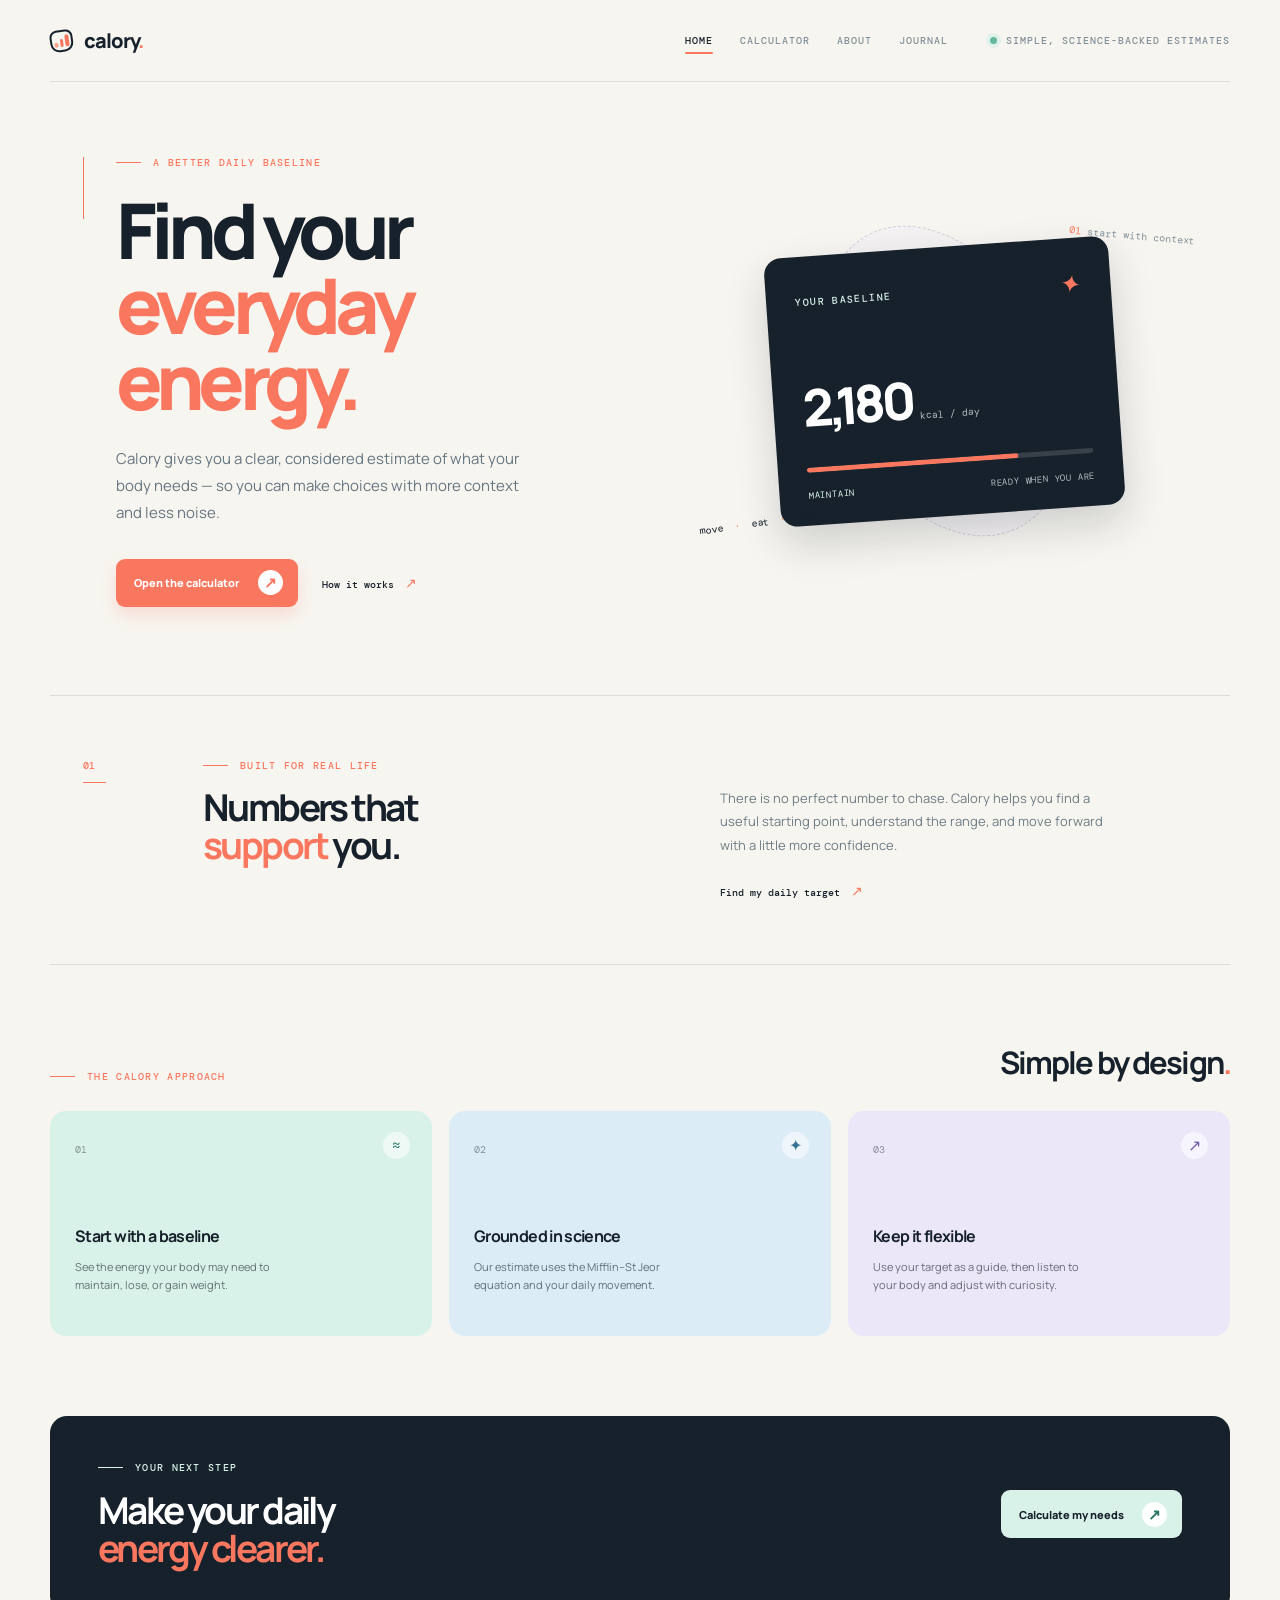
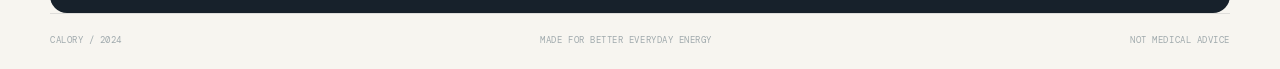
<file: index.html>
<!doctype html>
<html lang="en">
  <head>
    <meta charset="UTF-8" />
    <meta name="viewport" content="width=device-width, initial-scale=1.0" />
    <meta name="theme-color" content="#17212b" />
    <meta name="description" content="Calory is a simple, science-backed way to understand your daily energy needs." />
    <title>Calory — Everyday energy, made clearer</title>
    <link rel="preconnect" href="https://fonts.googleapis.com" />
    <link rel="preconnect" href="https://fonts.gstatic.com" crossorigin />
    <link href="https://fonts.googleapis.com/css2?family=DM+Mono:wght@400;500&family=Manrope:wght@400;500;600;700;800&display=swap" rel="stylesheet" />
    <link rel="stylesheet" href="styles.css" />
  </head>
  <body class="home-page">
    <main class="shell">
      <header class="topbar">
        <a class="brand" href="index.html" aria-label="Calory home">
          <span class="brand-mark" aria-hidden="true"><span></span><span></span><span></span></span>
          <span>calory<span class="brand-dot">.</span></span>
        </a>
        <nav class="topnav" aria-label="Primary navigation">
          <a class="nav-link active" href="index.html">Home</a>
          <a class="nav-link" href="calculator.html">Calculator</a>
          <a class="nav-link" href="about.html">About</a>
          <a class="nav-link" href="blog.html">Journal</a>
        </nav>
        <div class="topbar-note"><span class="live-dot"></span> Simple, science-backed estimates</div>
      </header>

      <section class="home-hero">
        <div class="home-hero-copy">
          <p class="eyebrow"><span class="eyebrow-line"></span> A better daily baseline</p>
          <h1>Find your<br /><em>everyday energy.</em></h1>
          <p class="hero-text">Calory gives you a clear, considered estimate of what your body needs — so you can make choices with more context and less noise.</p>
          <div class="home-actions"><a class="primary-link" href="calculator.html">Open the calculator <span>↗</span></a><a class="text-link" href="about.html">How it works <span>↗</span></a></div>
        </div>

        <div class="home-visual" aria-label="A preview of a daily calorie baseline">
          <div class="visual-orbit orbit-left"></div><div class="visual-orbit orbit-right"></div>
          <div class="baseline-card">
            <div class="baseline-top"><span class="card-kicker">YOUR BASELINE</span><span class="sparkle" aria-hidden="true">✦</span></div>
            <p class="baseline-number">2,180 <small>kcal / day</small></p>
            <div class="baseline-rule"><span></span></div>
            <div class="baseline-foot"><span>MAINTAIN</span><span>READY WHEN YOU ARE</span></div>
          </div>
          <div class="visual-note note-top"><span>01</span> start with context</div><div class="visual-note note-bottom">move <span>·</span> eat <span>·</span> rest</div>
        </div>
      </section>

      <section class="home-intro">
        <div class="section-index">01 <span></span></div>
        <div class="home-intro-heading"><p class="eyebrow"><span class="eyebrow-line"></span> Built for real life</p><h2>Numbers that<br /><em>support</em> you.</h2></div>
        <div class="home-intro-body"><p>There is no perfect number to chase. Calory helps you find a useful starting point, understand the range, and move forward with a little more confidence.</p><a class="arrow-link" href="calculator.html">Find my daily target <span>↗</span></a></div>
      </section>

      <section class="home-features">
        <div class="features-heading"><p class="eyebrow"><span class="eyebrow-line"></span> The Calory approach</p><h2>Simple by design<span class="heading-dot">.</span></h2></div>
        <div class="feature-grid">
          <article class="feature-card mint-card"><span class="feature-number">01</span><span class="feature-icon">≈</span><h3>Start with a baseline</h3><p>See the energy your body may need to maintain, lose, or gain weight.</p></article>
          <article class="feature-card blue-card"><span class="feature-number">02</span><span class="feature-icon">✦</span><h3>Grounded in science</h3><p>Our estimate uses the Mifflin–St Jeor equation and your daily movement.</p></article>
          <article class="feature-card lavender-card"><span class="feature-number">03</span><span class="feature-icon">↗</span><h3>Keep it flexible</h3><p>Use your target as a guide, then listen to your body and adjust with curiosity.</p></article>
        </div>
      </section>

      <section class="home-cta"><div><p class="eyebrow"><span class="eyebrow-line"></span> Your next step</p><h2>Make your daily<br /><em>energy clearer.</em></h2></div><a class="cta-button" href="calculator.html">Calculate my needs <span>↗</span></a></section>

      <footer class="footer"><span>CALORY / 2024</span><span>Made for better everyday energy</span><span>Not medical advice</span></footer>
    </main>
  </body>
</html>
</file>
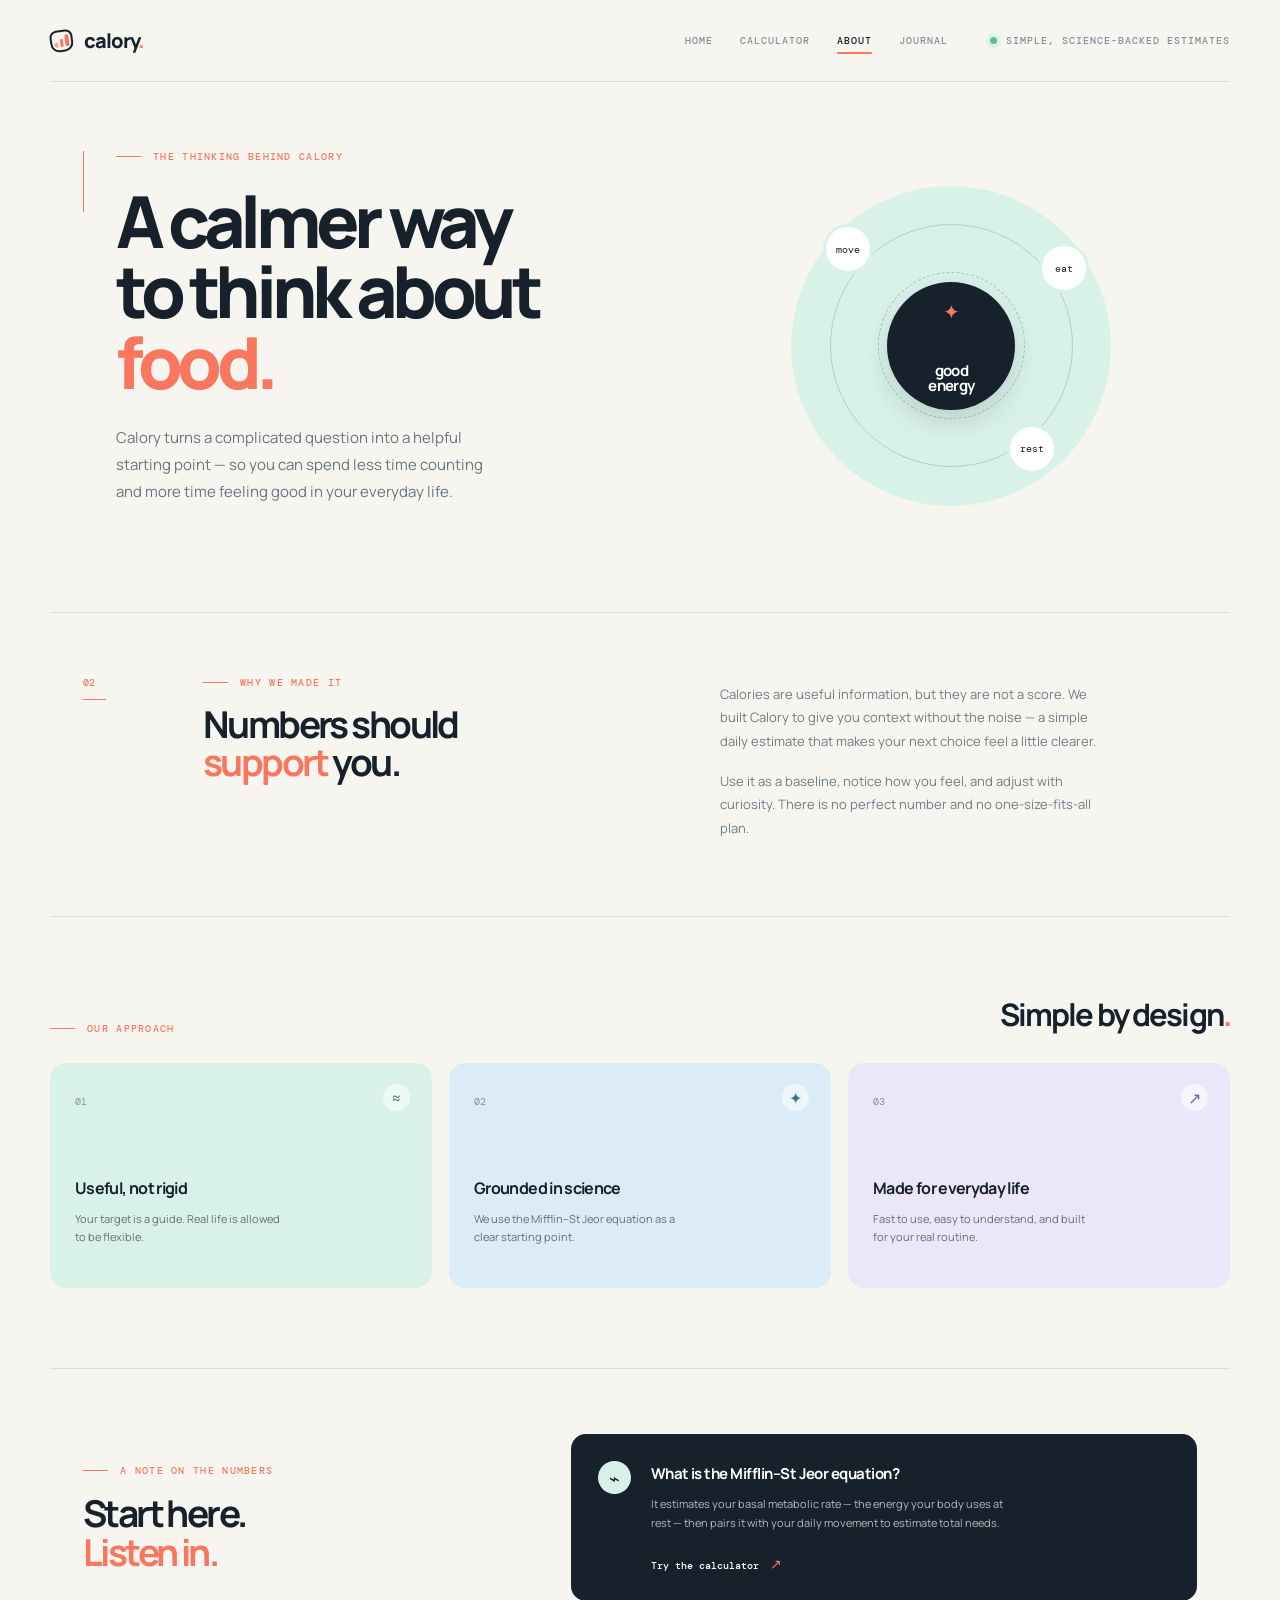
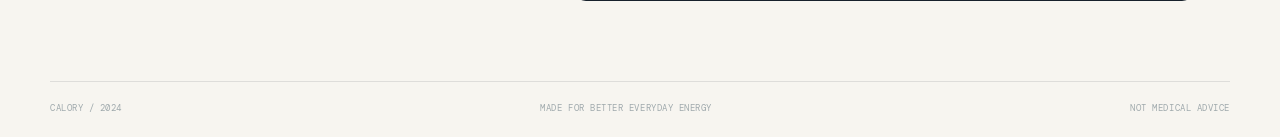
<file: about.html>
<!doctype html>
<html lang="en">
  <head>
    <meta charset="UTF-8" />
    <meta name="viewport" content="width=device-width, initial-scale=1.0" />
    <meta name="theme-color" content="#17212b" />
    <title>About Calory — Personal calorie planner</title>
    <link rel="preconnect" href="https://fonts.googleapis.com" />
    <link rel="preconnect" href="https://fonts.gstatic.com" crossorigin />
    <link href="https://fonts.googleapis.com/css2?family=DM+Mono:wght@400;500&family=Manrope:wght@400;500;600;700;800&display=swap" rel="stylesheet" />
    <link rel="stylesheet" href="styles.css" />
  </head>
  <body class="about-page">
    <main class="shell">
      <header class="topbar">
        <a class="brand" href="index.html" aria-label="Calory home">
          <span class="brand-mark" aria-hidden="true"><span></span><span></span><span></span></span>
          <span>calory<span class="brand-dot">.</span></span>
        </a>
        <nav class="topnav" aria-label="Primary navigation">
          <a class="nav-link" href="index.html">Home</a>
          <a class="nav-link" href="calculator.html">Calculator</a>
          <a class="nav-link active" href="about.html">About</a>
          <a class="nav-link" href="blog.html">Journal</a>
        </nav>
        <div class="topbar-note"><span class="live-dot"></span> Simple, science-backed estimates</div>
      </header>

      <section class="about-hero">
        <div class="about-hero-copy">
          <p class="eyebrow"><span class="eyebrow-line"></span> The thinking behind Calory</p>
          <h1>A calmer way<br />to think about <em>food.</em></h1>
          <p class="hero-text">Calory turns a complicated question into a helpful starting point — so you can spend less time counting and more time feeling good in your everyday life.</p>
        </div>
        <div class="about-orbit" aria-hidden="true">
          <div class="orbit-ring ring-one"></div><div class="orbit-ring ring-two"></div>
          <div class="orbit-core"><span>✦</span><strong>good<br />energy</strong></div>
          <span class="orbit-label label-one">move</span><span class="orbit-label label-two">eat</span><span class="orbit-label label-three">rest</span>
        </div>
      </section>

      <section class="about-story">
        <div class="section-index">02 <span></span></div>
        <div class="story-copy">
          <p class="eyebrow"><span class="eyebrow-line"></span> Why we made it</p>
          <h2>Numbers should<br /><em>support</em> you.</h2>
        </div>
        <div class="story-body">
          <p>Calories are useful information, but they are not a score. We built Calory to give you context without the noise — a simple daily estimate that makes your next choice feel a little clearer.</p>
          <p>Use it as a baseline, notice how you feel, and adjust with curiosity. There is no perfect number and no one-size-fits-all plan.</p>
        </div>
      </section>

      <section class="principles-section">
        <div class="principles-heading"><p class="eyebrow"><span class="eyebrow-line"></span> Our approach</p><h2>Simple by design<span class="heading-dot">.</span></h2></div>
        <div class="principles-grid">
          <article class="principle-card mint-card"><span class="principle-number">01</span><span class="principle-icon">≈</span><h3>Useful, not rigid</h3><p>Your target is a guide. Real life is allowed to be flexible.</p></article>
          <article class="principle-card blue-card"><span class="principle-number">02</span><span class="principle-icon">✦</span><h3>Grounded in science</h3><p>We use the Mifflin–St Jeor equation as a clear starting point.</p></article>
          <article class="principle-card lavender-card"><span class="principle-number">03</span><span class="principle-icon">↗</span><h3>Made for everyday life</h3><p>Fast to use, easy to understand, and built for your real routine.</p></article>
        </div>
      </section>

      <section class="method-section">
        <div><p class="eyebrow"><span class="eyebrow-line"></span> A note on the numbers</p><h2>Start here.<br /><em>Listen in.</em></h2></div>
        <div class="method-card"><div class="method-symbol">⌁</div><div><h3>What is the Mifflin–St Jeor equation?</h3><p>It estimates your basal metabolic rate — the energy your body uses at rest — then pairs it with your daily movement to estimate total needs.</p><a href="calculator.html">Try the calculator <span>↗</span></a></div></div>
      </section>

      <footer class="footer"><span>CALORY / 2024</span><span>Made for better everyday energy</span><span>Not medical advice</span></footer>
    </main>
  </body>
</html>
</file>
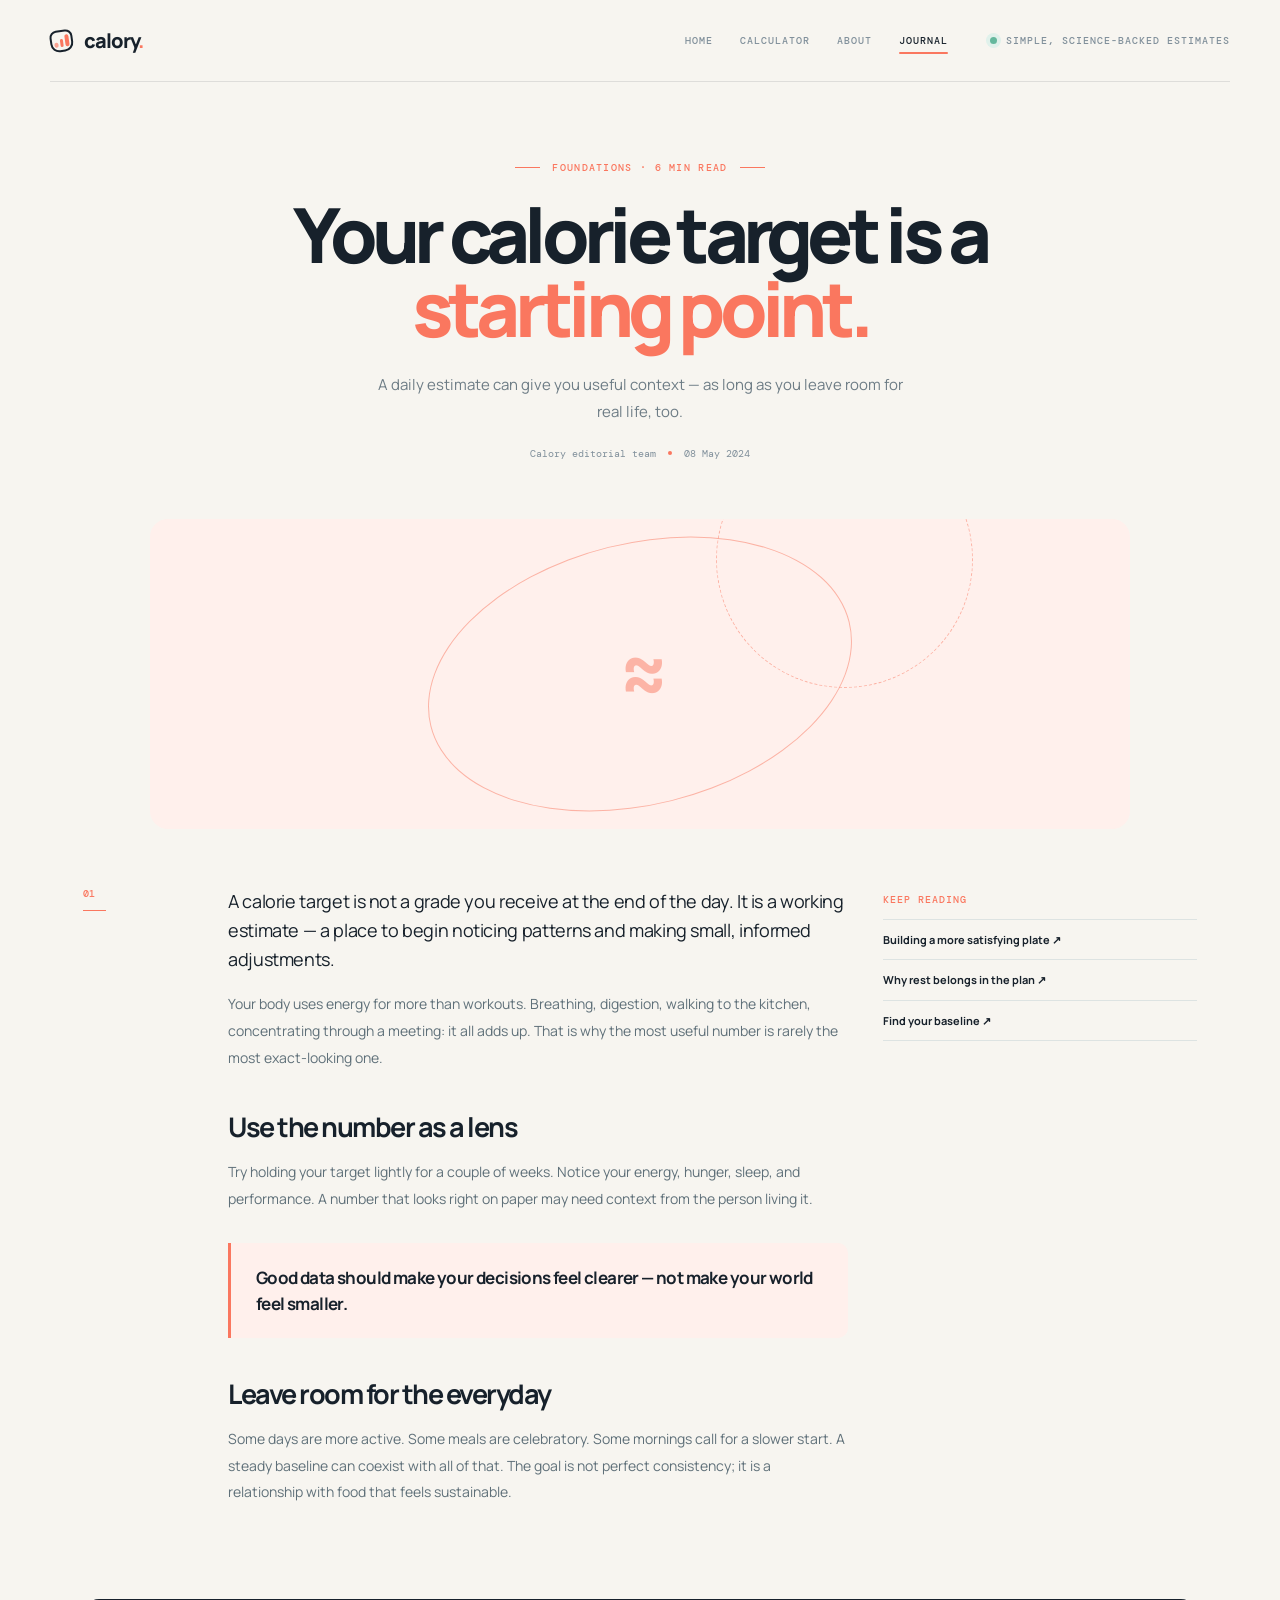
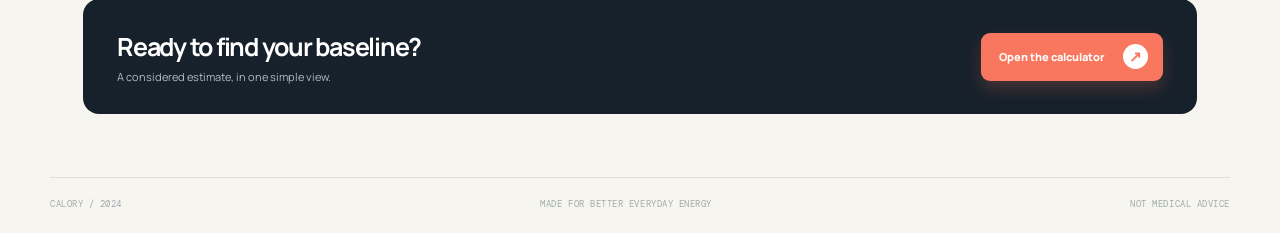
<file: blog-post-baseline.html>
<!doctype html>
<html lang="en">
  <head>
    <meta charset="UTF-8" /><meta name="viewport" content="width=device-width, initial-scale=1.0" /><meta name="theme-color" content="#17212b" />
    <meta name="description" content="How to use your calorie target as a starting point, not a finish line." />
    <title>Your calorie target is a starting point — Calory Journal</title>
    <link rel="preconnect" href="https://fonts.googleapis.com" /><link rel="preconnect" href="https://fonts.gstatic.com" crossorigin /><link href="https://fonts.googleapis.com/css2?family=DM+Mono:wght@400;500&family=Manrope:wght@400;500;600;700;800&display=swap" rel="stylesheet" /><link rel="stylesheet" href="styles.css" />
  </head>
  <body class="article-page"><main class="shell">
    <header class="topbar"><a class="brand" href="index.html" aria-label="Calory home"><span class="brand-mark" aria-hidden="true"><span></span><span></span><span></span></span><span>calory<span class="brand-dot">.</span></span></a><nav class="topnav" aria-label="Primary navigation"><a class="nav-link" href="index.html">Home</a><a class="nav-link" href="calculator.html">Calculator</a><a class="nav-link" href="about.html">About</a><a class="nav-link active" href="blog.html">Journal</a></nav><div class="topbar-note"><span class="live-dot"></span> Simple, science-backed estimates</div></header>
    <article>
      <header class="article-hero"><p class="eyebrow"><span class="eyebrow-line"></span> Foundations · 6 min read <span class="eyebrow-line"></span></p><h1>Your calorie target is a<br /><em>starting point.</em></h1><p class="article-dek">A daily estimate can give you useful context — as long as you leave room for real life, too.</p><div class="article-meta"><span>Calory editorial team</span><i></i><span>08 May 2024</span></div></header>
      <div class="article-art coral-art" aria-hidden="true"><span>≈</span></div>
      <div class="article-body"><div class="article-index">01<span></span></div><div class="article-copy"><p>A calorie target is not a grade you receive at the end of the day. It is a working estimate — a place to begin noticing patterns and making small, informed adjustments.</p><p>Your body uses energy for more than workouts. Breathing, digestion, walking to the kitchen, concentrating through a meeting: it all adds up. That is why the most useful number is rarely the most exact-looking one.</p><h2>Use the number as a lens</h2><p>Try holding your target lightly for a couple of weeks. Notice your energy, hunger, sleep, and performance. A number that looks right on paper may need context from the person living it.</p><blockquote>Good data should make your decisions feel clearer — not make your world feel smaller.</blockquote><h2>Leave room for the everyday</h2><p>Some days are more active. Some meals are celebratory. Some mornings call for a slower start. A steady baseline can coexist with all of that. The goal is not perfect consistency; it is a relationship with food that feels sustainable.</p></div><aside class="article-aside"><p class="article-aside-label">Keep reading</p><a href="blog-post-protein.html">Building a more satisfying plate <span>↗</span></a><a href="blog-post-rest.html">Why rest belongs in the plan <span>↗</span></a><a href="calculator.html">Find your baseline <span>↗</span></a></aside></div>
    </article>
    <section class="article-cta"><div><h2>Ready to find your baseline?</h2><p>A considered estimate, in one simple view.</p></div><a class="primary-link" href="calculator.html">Open the calculator <span>↗</span></a></section>
    <footer class="footer"><span>CALORY / 2024</span><span>Made for better everyday energy</span><span>Not medical advice</span></footer>
  </main></body>
</html>
</file>
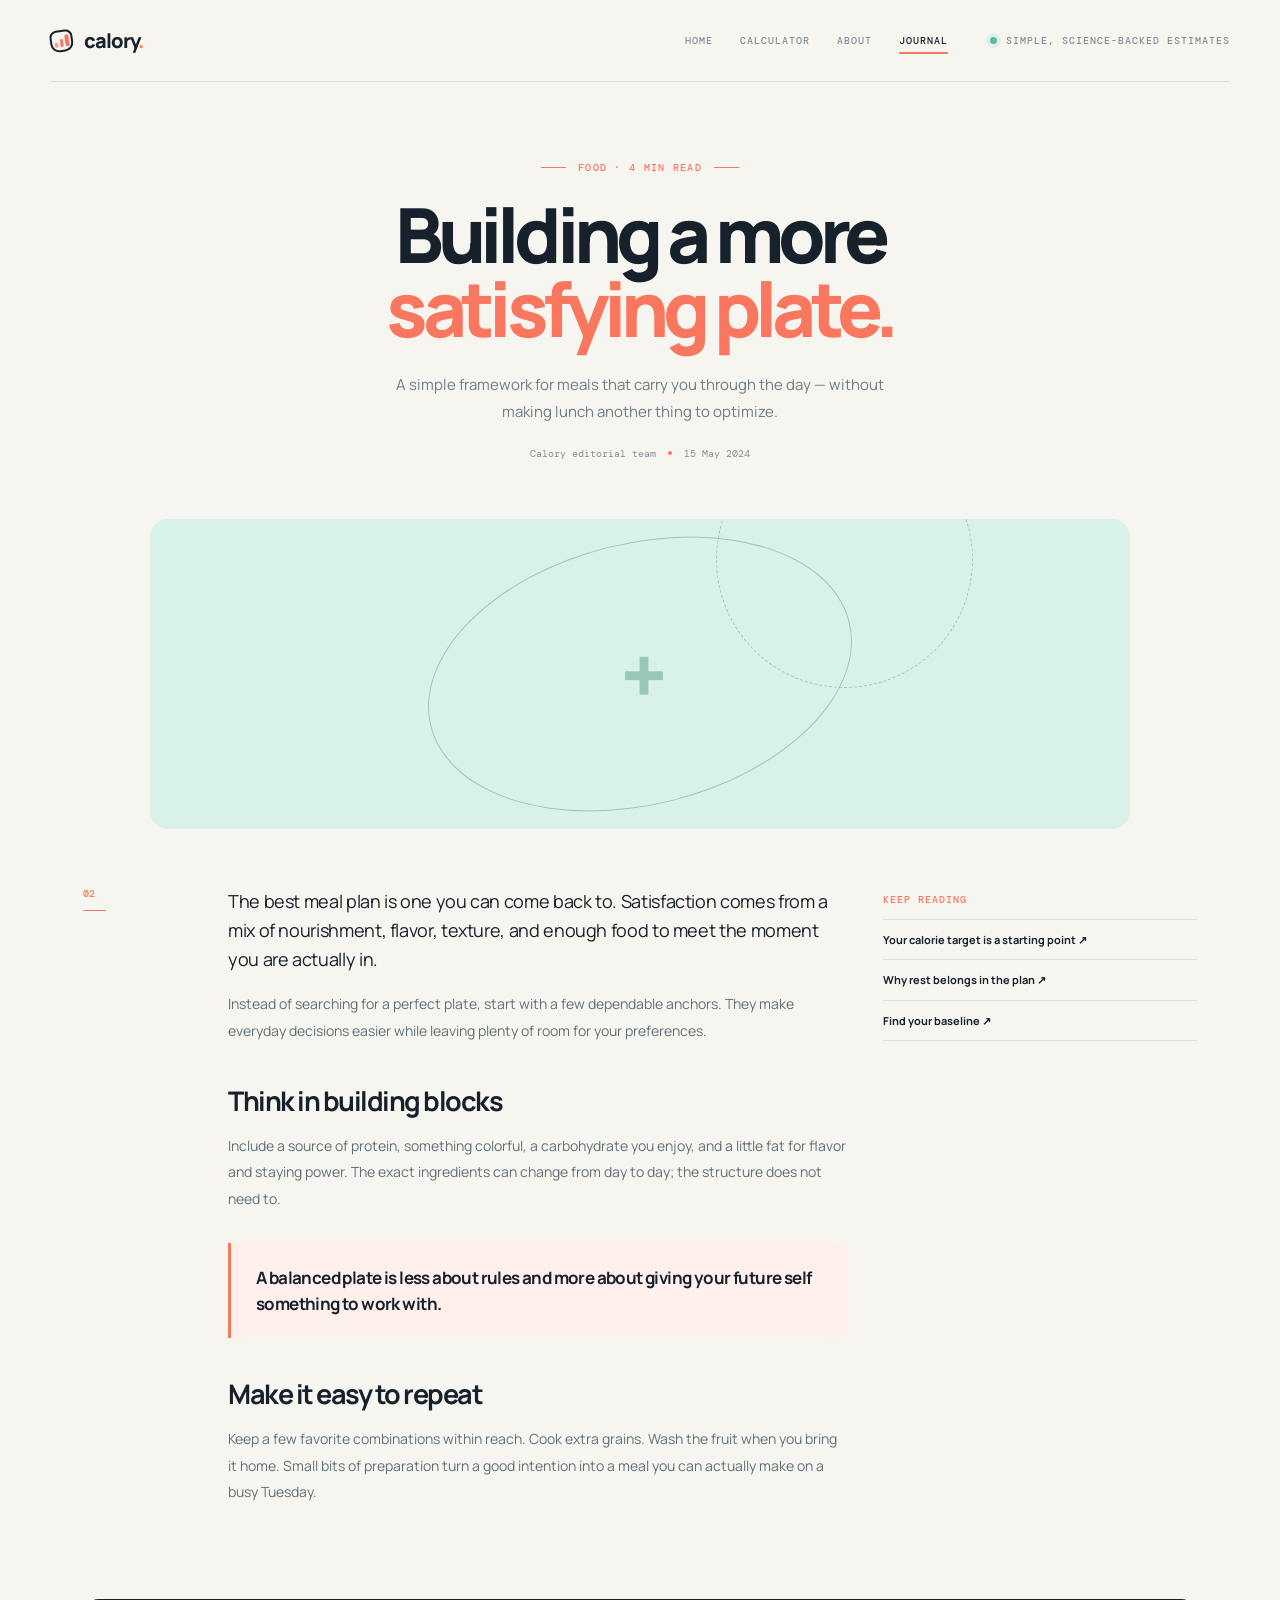
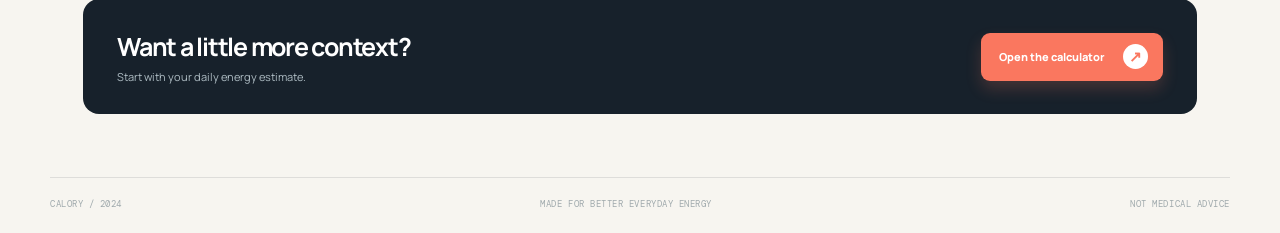
<file: blog-post-protein.html>
<!doctype html>
<html lang="en">
  <head>
    <meta charset="UTF-8" /><meta name="viewport" content="width=device-width, initial-scale=1.0" /><meta name="theme-color" content="#17212b" />
    <meta name="description" content="A simple framework for building more satisfying everyday meals." />
    <title>Building a more satisfying plate — Calory Journal</title>
    <link rel="preconnect" href="https://fonts.googleapis.com" /><link rel="preconnect" href="https://fonts.gstatic.com" crossorigin /><link href="https://fonts.googleapis.com/css2?family=DM+Mono:wght@400;500&family=Manrope:wght@400;500;600;700;800&display=swap" rel="stylesheet" /><link rel="stylesheet" href="styles.css" />
  </head>
  <body class="article-page"><main class="shell">
    <header class="topbar"><a class="brand" href="index.html" aria-label="Calory home"><span class="brand-mark" aria-hidden="true"><span></span><span></span><span></span></span><span>calory<span class="brand-dot">.</span></span></a><nav class="topnav" aria-label="Primary navigation"><a class="nav-link" href="index.html">Home</a><a class="nav-link" href="calculator.html">Calculator</a><a class="nav-link" href="about.html">About</a><a class="nav-link active" href="blog.html">Journal</a></nav><div class="topbar-note"><span class="live-dot"></span> Simple, science-backed estimates</div></header>
    <article>
      <header class="article-hero"><p class="eyebrow"><span class="eyebrow-line"></span> Food · 4 min read <span class="eyebrow-line"></span></p><h1>Building a more<br /><em>satisfying plate.</em></h1><p class="article-dek">A simple framework for meals that carry you through the day — without making lunch another thing to optimize.</p><div class="article-meta"><span>Calory editorial team</span><i></i><span>15 May 2024</span></div></header>
      <div class="article-art mint-art" aria-hidden="true"><span>+</span></div>
      <div class="article-body"><div class="article-index">02<span></span></div><div class="article-copy"><p>The best meal plan is one you can come back to. Satisfaction comes from a mix of nourishment, flavor, texture, and enough food to meet the moment you are actually in.</p><p>Instead of searching for a perfect plate, start with a few dependable anchors. They make everyday decisions easier while leaving plenty of room for your preferences.</p><h2>Think in building blocks</h2><p>Include a source of protein, something colorful, a carbohydrate you enjoy, and a little fat for flavor and staying power. The exact ingredients can change from day to day; the structure does not need to.</p><blockquote>A balanced plate is less about rules and more about giving your future self something to work with.</blockquote><h2>Make it easy to repeat</h2><p>Keep a few favorite combinations within reach. Cook extra grains. Wash the fruit when you bring it home. Small bits of preparation turn a good intention into a meal you can actually make on a busy Tuesday.</p></div><aside class="article-aside"><p class="article-aside-label">Keep reading</p><a href="blog-post-baseline.html">Your calorie target is a starting point <span>↗</span></a><a href="blog-post-rest.html">Why rest belongs in the plan <span>↗</span></a><a href="calculator.html">Find your baseline <span>↗</span></a></aside></div>
    </article>
    <section class="article-cta"><div><h2>Want a little more context?</h2><p>Start with your daily energy estimate.</p></div><a class="primary-link" href="calculator.html">Open the calculator <span>↗</span></a></section>
    <footer class="footer"><span>CALORY / 2024</span><span>Made for better everyday energy</span><span>Not medical advice</span></footer>
  </main></body>
</html>
</file>
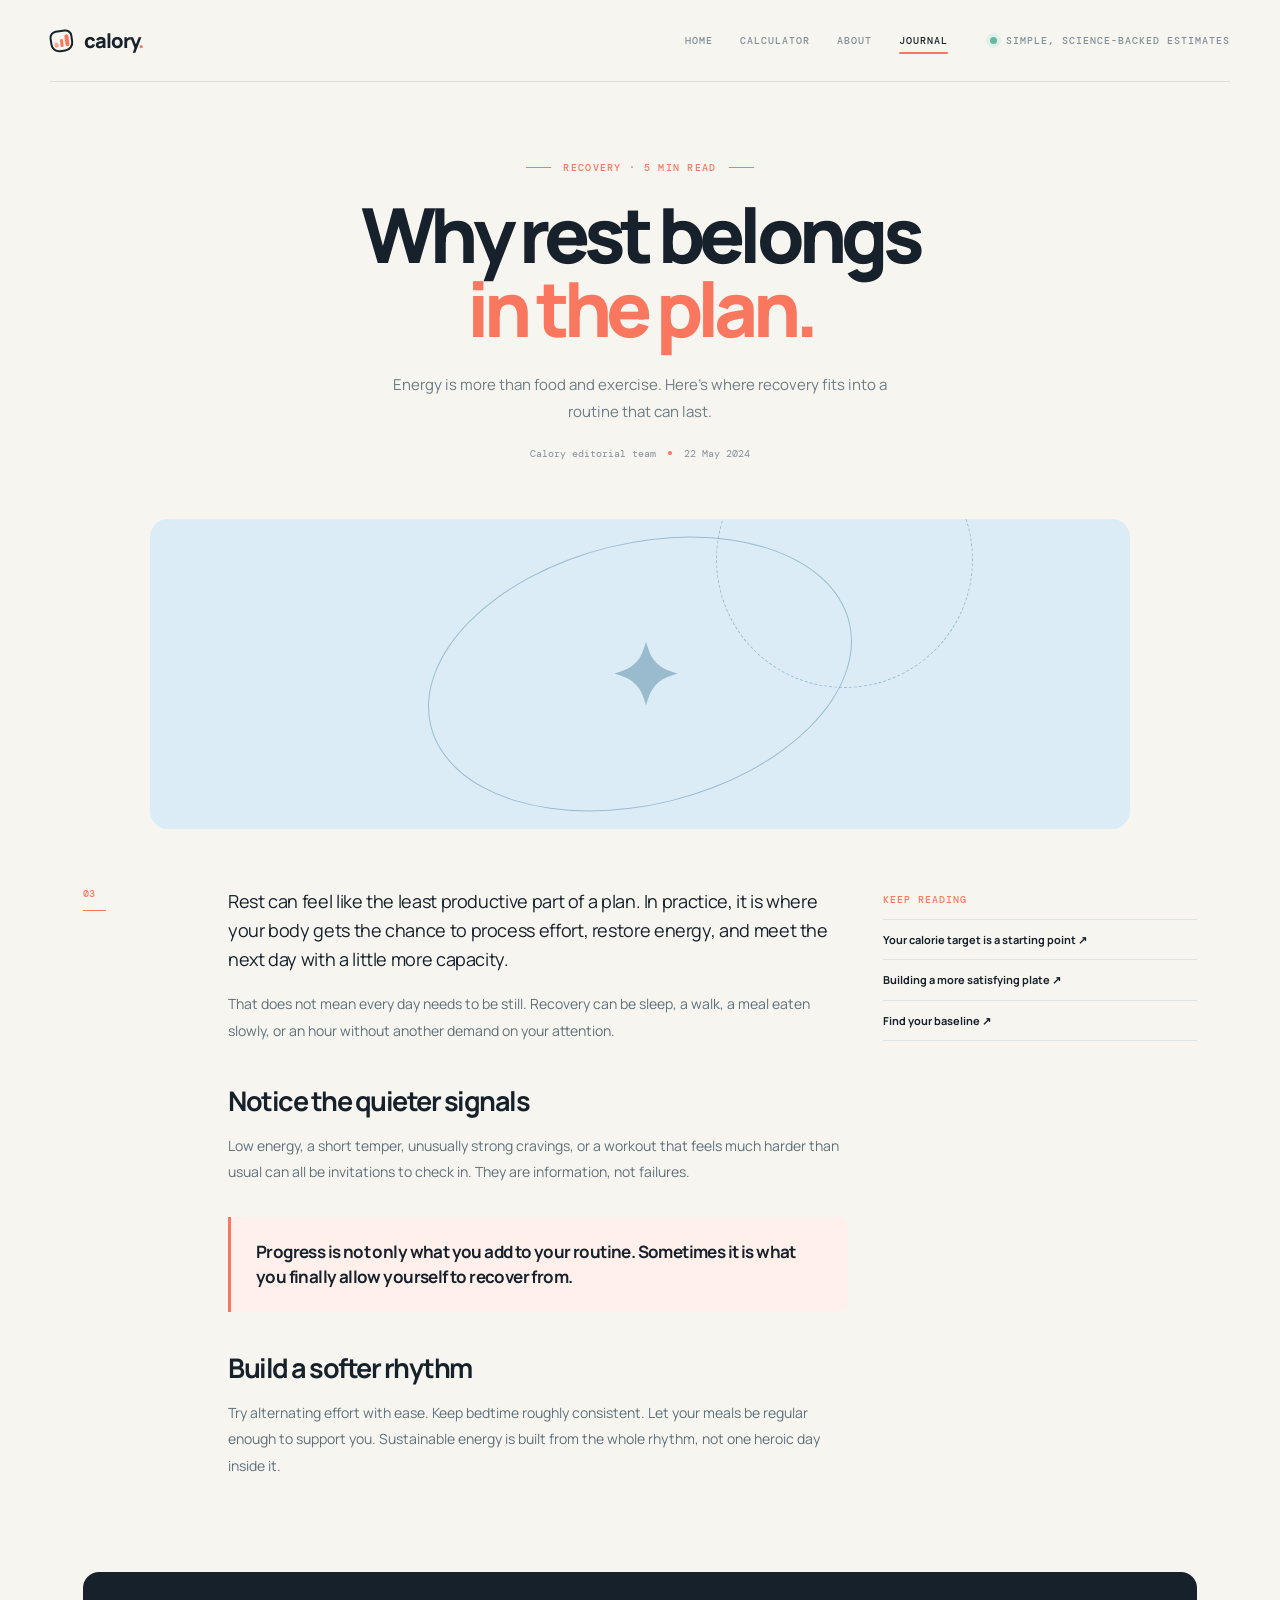
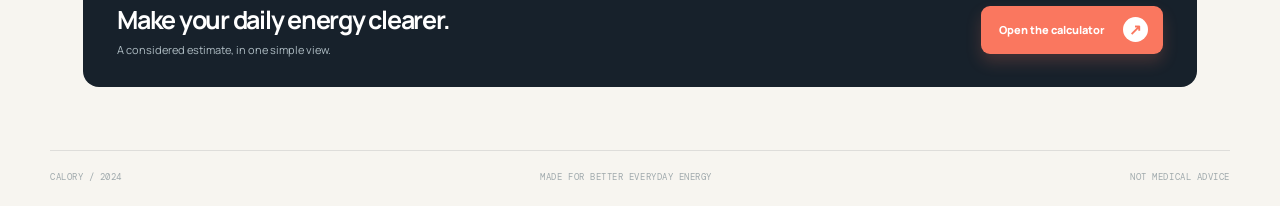
<file: blog-post-rest.html>
<!doctype html>
<html lang="en">
  <head>
    <meta charset="UTF-8" /><meta name="viewport" content="width=device-width, initial-scale=1.0" /><meta name="theme-color" content="#17212b" />
    <meta name="description" content="Why recovery and rest belong in a sustainable approach to everyday energy." />
    <title>Why rest belongs in the plan — Calory Journal</title>
    <link rel="preconnect" href="https://fonts.googleapis.com" /><link rel="preconnect" href="https://fonts.gstatic.com" crossorigin /><link href="https://fonts.googleapis.com/css2?family=DM+Mono:wght@400;500&family=Manrope:wght@400;500;600;700;800&display=swap" rel="stylesheet" /><link rel="stylesheet" href="styles.css" />
  </head>
  <body class="article-page"><main class="shell">
    <header class="topbar"><a class="brand" href="index.html" aria-label="Calory home"><span class="brand-mark" aria-hidden="true"><span></span><span></span><span></span></span><span>calory<span class="brand-dot">.</span></span></a><nav class="topnav" aria-label="Primary navigation"><a class="nav-link" href="index.html">Home</a><a class="nav-link" href="calculator.html">Calculator</a><a class="nav-link" href="about.html">About</a><a class="nav-link active" href="blog.html">Journal</a></nav><div class="topbar-note"><span class="live-dot"></span> Simple, science-backed estimates</div></header>
    <article>
      <header class="article-hero"><p class="eyebrow"><span class="eyebrow-line"></span> Recovery · 5 min read <span class="eyebrow-line"></span></p><h1>Why rest belongs<br /><em>in the plan.</em></h1><p class="article-dek">Energy is more than food and exercise. Here’s where recovery fits into a routine that can last.</p><div class="article-meta"><span>Calory editorial team</span><i></i><span>22 May 2024</span></div></header>
      <div class="article-art blue-art" aria-hidden="true"><span>✦</span></div>
      <div class="article-body"><div class="article-index">03<span></span></div><div class="article-copy"><p>Rest can feel like the least productive part of a plan. In practice, it is where your body gets the chance to process effort, restore energy, and meet the next day with a little more capacity.</p><p>That does not mean every day needs to be still. Recovery can be sleep, a walk, a meal eaten slowly, or an hour without another demand on your attention.</p><h2>Notice the quieter signals</h2><p>Low energy, a short temper, unusually strong cravings, or a workout that feels much harder than usual can all be invitations to check in. They are information, not failures.</p><blockquote>Progress is not only what you add to your routine. Sometimes it is what you finally allow yourself to recover from.</blockquote><h2>Build a softer rhythm</h2><p>Try alternating effort with ease. Keep bedtime roughly consistent. Let your meals be regular enough to support you. Sustainable energy is built from the whole rhythm, not one heroic day inside it.</p></div><aside class="article-aside"><p class="article-aside-label">Keep reading</p><a href="blog-post-baseline.html">Your calorie target is a starting point <span>↗</span></a><a href="blog-post-protein.html">Building a more satisfying plate <span>↗</span></a><a href="calculator.html">Find your baseline <span>↗</span></a></aside></div>
    </article>
    <section class="article-cta"><div><h2>Make your daily energy clearer.</h2><p>A considered estimate, in one simple view.</p></div><a class="primary-link" href="calculator.html">Open the calculator <span>↗</span></a></section>
    <footer class="footer"><span>CALORY / 2024</span><span>Made for better everyday energy</span><span>Not medical advice</span></footer>
  </main></body>
</html>
</file>
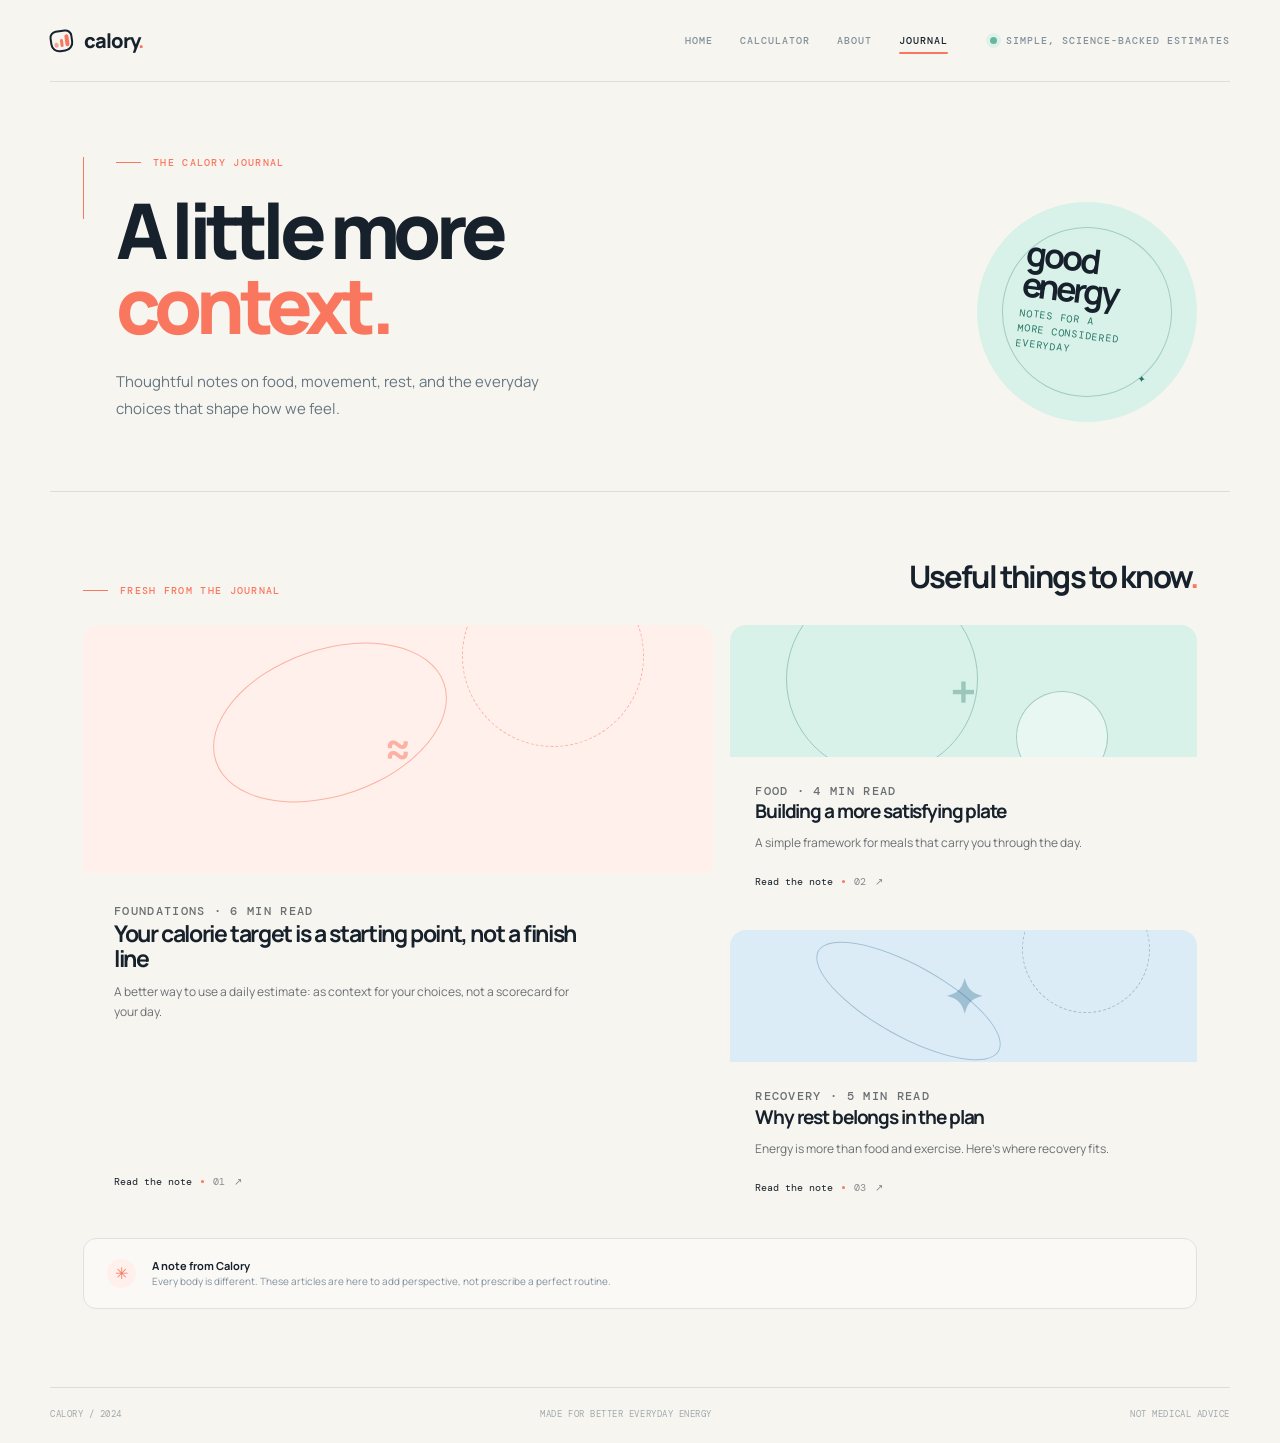
<file: blog.html>
<!doctype html>
<html lang="en">
  <head>
    <meta charset="UTF-8" />
    <meta name="viewport" content="width=device-width, initial-scale=1.0" />
    <meta name="theme-color" content="#17212b" />
    <meta name="description" content="Thoughtful notes on food, movement, rest, and everyday energy from Calory." />
    <title>Journal — Calory</title>
    <link rel="preconnect" href="https://fonts.googleapis.com" />
    <link rel="preconnect" href="https://fonts.gstatic.com" crossorigin />
    <link href="https://fonts.googleapis.com/css2?family=DM+Mono:wght@400;500&family=Manrope:wght@400;500;600;700;800&display=swap" rel="stylesheet" />
    <link rel="stylesheet" href="styles.css" />
  </head>
  <body class="blog-page">
    <main class="shell">
      <header class="topbar">
        <a class="brand" href="index.html" aria-label="Calory home"><span class="brand-mark" aria-hidden="true"><span></span><span></span><span></span></span><span>calory<span class="brand-dot">.</span></span></a>
        <nav class="topnav" aria-label="Primary navigation"><a class="nav-link" href="index.html">Home</a><a class="nav-link" href="calculator.html">Calculator</a><a class="nav-link" href="about.html">About</a><a class="nav-link active" href="blog.html">Journal</a></nav>
        <div class="topbar-note"><span class="live-dot"></span> Simple, science-backed estimates</div>
      </header>

      <section class="journal-hero">
        <div class="journal-hero-copy"><p class="eyebrow"><span class="eyebrow-line"></span> The Calory journal</p><h1>A little more<br /><em>context.</em></h1><p class="hero-text">Thoughtful notes on food, movement, rest, and the everyday choices that shape how we feel.</p></div>
        <div class="journal-stamp" aria-hidden="true"><div class="journal-stamp-inner"><strong>good<br />energy</strong><span>notes for a<br />more considered<br />everyday</span><span class="journal-stamp-mark">✦</span></div></div>
      </section>

      <section class="journal-section">
        <div class="journal-section-heading"><p class="eyebrow"><span class="eyebrow-line"></span> Fresh from the journal</p><h2>Useful things to know<span class="heading-dot">.</span></h2></div>
        <div class="post-grid">
          <a class="post-card featured cover-card" href="blog-post-baseline.html"><div class="post-cover cover-coral"><span class="cover-glyph">≈</span></div><p class="post-kicker">Foundations · 6 min read</p><h3>Your calorie target is a starting point, not a finish line</h3><p>A better way to use a daily estimate: as context for your choices, not a scorecard for your day.</p><div class="post-meta"><span>Read the note</span><i></i><span>01</span><span>↗</span></div></a>
          <a class="post-card cover-card" href="blog-post-protein.html"><div class="post-cover cover-mint"><span class="cover-glyph">+</span></div><p class="post-kicker">Food · 4 min read</p><h3>Building a more satisfying plate</h3><p>A simple framework for meals that carry you through the day.</p><div class="post-meta"><span>Read the note</span><i></i><span>02</span><span>↗</span></div></a>
          <a class="post-card cover-card" href="blog-post-rest.html"><div class="post-cover cover-blue"><span class="cover-glyph">✦</span></div><p class="post-kicker">Recovery · 5 min read</p><h3>Why rest belongs in the plan</h3><p>Energy is more than food and exercise. Here’s where recovery fits.</p><div class="post-meta"><span>Read the note</span><i></i><span>03</span><span>↗</span></div></a>
        </div>
        <div class="journal-note"><div class="journal-note-mark">✳</div><p><strong>A note from Calory</strong><br />Every body is different. These articles are here to add perspective, not prescribe a perfect routine.</p></div>
      </section>

      <footer class="footer"><span>CALORY / 2024</span><span>Made for better everyday energy</span><span>Not medical advice</span></footer>
    </main>
  </body>
</html>
</file>
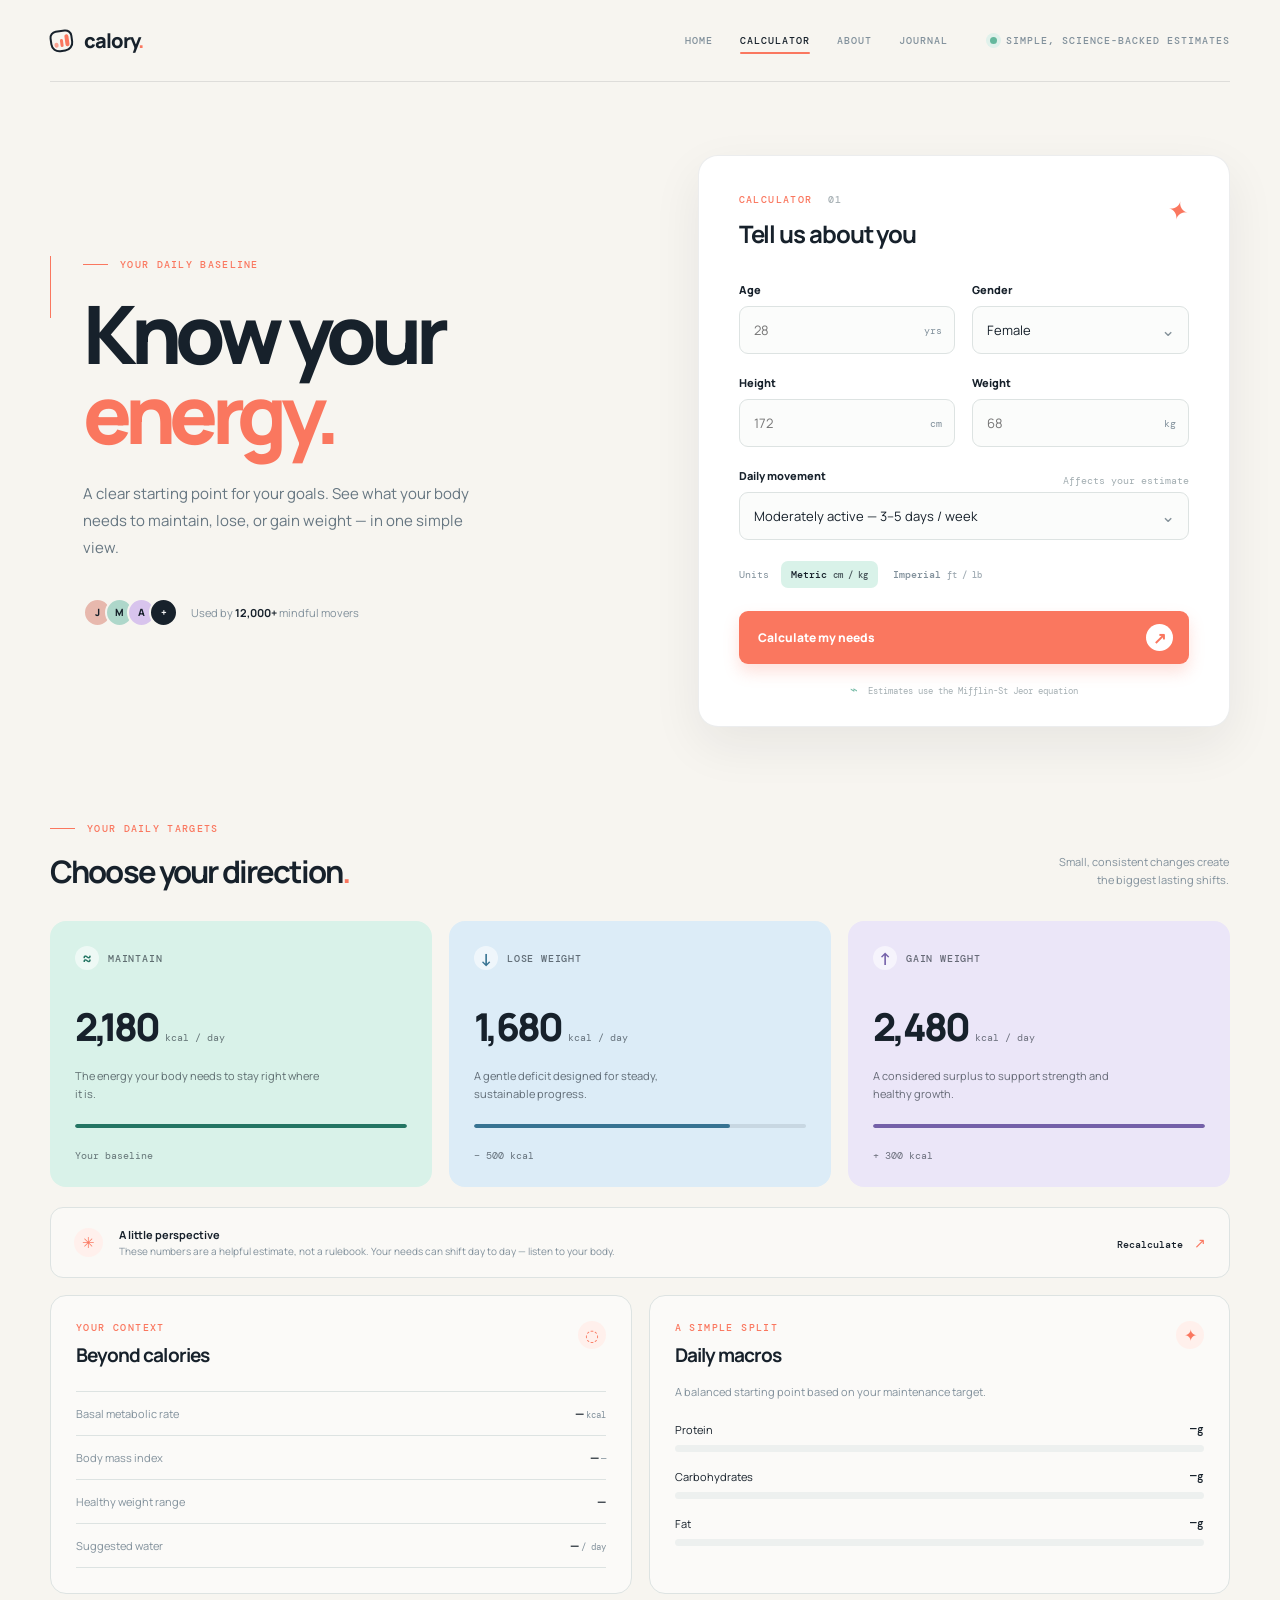
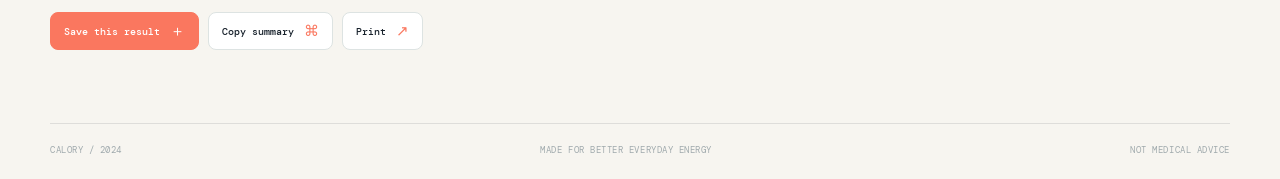
<file: calculator.html>
<!doctype html>
<html lang="en">
  <head>
    <meta charset="UTF-8" />
    <meta name="viewport" content="width=device-width, initial-scale=1.0" />
    <meta name="theme-color" content="#17212b" />
    <meta name="description" content="Calculate a helpful estimate of your daily calorie needs with Calory." />
    <title>Calory — Personal calorie planner</title>
    <link rel="preconnect" href="https://fonts.googleapis.com" />
    <link rel="preconnect" href="https://fonts.gstatic.com" crossorigin />
    <link href="https://fonts.googleapis.com/css2?family=DM+Mono:wght@400;500&family=Manrope:wght@400;500;600;700;800&display=swap" rel="stylesheet" />
    <link rel="stylesheet" href="styles.css" />
  </head>
  <body class="calculator-page">
    <main class="shell">
      <header class="topbar">
        <a class="brand" href="index.html" aria-label="Calory home">
          <span class="brand-mark" aria-hidden="true"><span></span><span></span><span></span></span>
          <span>calory<span class="brand-dot">.</span></span>
        </a>
        <nav class="topnav" aria-label="Primary navigation">
          <a class="nav-link" href="index.html">Home</a>
          <a class="nav-link active" href="calculator.html">Calculator</a>
          <a class="nav-link" href="about.html">About</a>
          <a class="nav-link" href="blog.html">Journal</a>
        </nav>
        <div class="topbar-note"><span class="live-dot"></span> Simple, science-backed estimates</div>
      </header>

      <section class="hero" id="top">
        <div class="hero-copy">
          <p class="eyebrow"><span class="eyebrow-line"></span> Your daily baseline</p>
          <h1>Know your<br /><em>energy.</em></h1>
          <p class="hero-text">A clear starting point for your goals. See what your body needs to maintain, lose, or gain weight — in one simple view.</p>
          <div class="hero-meta"><div class="avatar-stack" aria-hidden="true"><span>J</span><span>M</span><span>A</span><span>+</span></div><p>Used by <strong>12,000+</strong> mindful movers</p></div>
        </div>

        <div class="calculator-card">
          <div class="card-heading"><div><p class="card-kicker">CALCULATOR <span>01</span></p><h2>Tell us about you</h2></div><div class="sparkle" aria-hidden="true">✦</div></div>
          <form id="calorie-form">
            <div class="field-row compact-row"><div class="field-group"><label for="age">Age</label><div class="input-wrap"><input id="age" type="number" min="15" max="100" placeholder="28" required /><span>yrs</span></div></div><div class="field-group"><label for="gender">Gender</label><div class="select-wrap"><select id="gender" required><option value="female">Female</option><option value="male">Male</option></select></div></div></div>
            <div class="field-row compact-row"><div class="field-group"><label for="height">Height</label><div class="input-wrap"><input id="height" type="number" min="120" max="230" placeholder="172" required /><span id="height-unit">cm</span></div></div><div class="field-group"><label for="weight">Weight</label><div class="input-wrap"><input id="weight" type="number" min="35" max="300" placeholder="68" required /><span id="weight-unit">kg</span></div></div></div>
            <div class="field-group full-field"><div class="label-line"><label for="activity">Daily movement</label><span class="optional">Affects your estimate</span></div><div class="select-wrap"><select id="activity"><option value="1.2">Mostly seated — little exercise</option><option value="1.375">Lightly active — 1–3 days / week</option><option value="1.55" selected>Moderately active — 3–5 days / week</option><option value="1.725">Very active — 6–7 days / week</option><option value="1.9">Extra active — intense daily training</option></select></div></div>
            <div class="unit-toggle" role="group" aria-label="Measurement units"><span>Units</span><button type="button" class="unit-button active" data-unit="metric">Metric <small>cm / kg</small></button><button type="button" class="unit-button" data-unit="imperial">Imperial <small>ft / lb</small></button></div>
            <button class="calculate-button" type="submit"><span>Calculate my needs</span><span class="button-arrow" aria-hidden="true">↗</span></button>
            <p class="form-note"><span aria-hidden="true">⌁</span> Estimates use the Mifflin-St Jeor equation</p>
          </form>
        </div>
      </section>

      <section class="results-section" id="results" aria-live="polite">
        <div class="results-heading"><div><p class="eyebrow"><span class="eyebrow-line"></span> Your daily targets</p><h2>Choose your direction<span class="heading-dot">.</span></h2></div><p class="results-subtitle">Small, consistent changes create<br />the biggest lasting shifts.</p></div>
        <div class="result-grid">
          <article class="result-card maintenance-card"><div class="result-top"><span class="result-icon">≈</span><span class="result-label">MAINTAIN</span></div><div class="calories"><span id="maintain-calories">2,180</span><small> kcal / day</small></div><p class="result-description">The energy your body needs to stay right where it is.</p><div class="result-bar"><span style="width: 100%"></span></div><span class="result-tag">Your baseline</span></article>
          <article class="result-card loss-card"><div class="result-top"><span class="result-icon">↓</span><span class="result-label">LOSE WEIGHT</span></div><div class="calories"><span id="loss-calories">1,680</span><small> kcal / day</small></div><p class="result-description">A gentle deficit designed for steady, sustainable progress.</p><div class="result-bar"><span style="width: 77%"></span></div><span class="result-tag">− 500 kcal</span></article>
          <article class="result-card gain-card"><div class="result-top"><span class="result-icon">↑</span><span class="result-label">GAIN WEIGHT</span></div><div class="calories"><span id="gain-calories">2,480</span><small> kcal / day</small></div><p class="result-description">A considered surplus to support strength and healthy growth.</p><div class="result-bar"><span style="width: 100%"></span></div><span class="result-tag">+ 300 kcal</span></article>
        </div>
        <div class="results-footer"><div class="tip-mark">✳</div><p><strong>A little perspective</strong><br />These numbers are a helpful estimate, not a rulebook. Your needs can shift day to day — listen to your body.</p><a href="#calorie-form">Recalculate <span>↗</span></a></div>
        <div class="insights-grid" aria-label="Additional health insights">
          <article class="insight-panel stats-panel">
            <div class="insight-heading"><div><p class="card-kicker">YOUR CONTEXT</p><h3>Beyond calories</h3></div><span class="insight-symbol">◌</span></div>
            <div class="stat-list">
              <div class="stat-row"><span>Basal metabolic rate</span><strong><span id="bmr-value">—</span> <small>kcal</small></strong></div>
              <div class="stat-row"><span>Body mass index</span><strong><span id="bmi-value">—</span> <small id="bmi-label">—</small></strong></div>
              <div class="stat-row"><span>Healthy weight range</span><strong id="healthy-range">—</strong></div>
              <div class="stat-row"><span>Suggested water</span><strong><span id="water-value">—</span> <small>/ day</small></strong></div>
            </div>
          </article>
          <article class="insight-panel macros-panel">
            <div class="insight-heading"><div><p class="card-kicker">A SIMPLE SPLIT</p><h3>Daily macros</h3></div><span class="insight-symbol">✦</span></div>
            <p class="insight-note">A balanced starting point based on your maintenance target.</p>
            <div class="macro-bars">
              <div class="macro-item"><div class="macro-label"><span>Protein</span><strong><span id="protein-value">—</span>g</strong></div><div class="macro-track"><span class="protein-fill" id="protein-bar"></span></div></div>
              <div class="macro-item"><div class="macro-label"><span>Carbohydrates</span><strong><span id="carbs-value">—</span>g</strong></div><div class="macro-track"><span class="carbs-fill" id="carbs-bar"></span></div></div>
              <div class="macro-item"><div class="macro-label"><span>Fat</span><strong><span id="fat-value">—</span>g</strong></div><div class="macro-track"><span class="fat-fill" id="fat-bar"></span></div></div>
            </div>
          </article>
        </div>
        <div class="result-tools" aria-label="Result actions">
          <button class="tool-button primary-tool" id="save-result" type="button">Save this result <span>＋</span></button>
          <button class="tool-button" id="copy-result" type="button">Copy summary <span>⌘</span></button>
          <button class="tool-button" id="print-result" type="button">Print <span>↗</span></button>
          <span class="tool-status" id="tool-status" role="status" aria-live="polite"></span>
        </div>
        <div class="saved-results" id="saved-results" hidden>
          <div class="saved-heading"><p class="card-kicker">ON THIS DEVICE</p><h3>Saved check-ins</h3><button class="clear-saves" id="clear-saves" type="button">Clear all</button></div>
          <div class="saved-list" id="saved-list"></div>
        </div>
      </section>

      <footer class="footer"><span>CALORY / 2024</span><span>Made for better everyday energy</span><span>Not medical advice</span></footer>
    </main>
    <script src="script.js"></script>
  </body>
</html>
</file>
<file: styles.css>
:root {
  --ink: #17212b;
  --ink-soft: #24323e;
  --paper: #f7f5f0;
  --card: #ffffff;
  --muted: #81909b;
  --line: #dde3e2;
  --coral: #fa775f;
  --coral-light: #fff0ec;
  --mint: #d9f2e9;
  --mint-ink: #247563;
  --blue: #dcecf7;
  --blue-ink: #377392;
  --lavender: #ebe6f8;
  --lavender-ink: #7460a9;
  --display: 'Manrope', sans-serif;
  --mono: 'DM Mono', monospace;
}

* { box-sizing: border-box; }
html { scroll-behavior: smooth; }
body { margin: 0; background: var(--paper); color: var(--ink); font-family: var(--display); -webkit-font-smoothing: antialiased; }
button, input, select { font: inherit; }
button, select { cursor: pointer; }
.shell { width: min(1180px, calc(100% - 56px)); margin: 0 auto; }

.topbar { height: 82px; display: flex; align-items: center; justify-content: space-between; border-bottom: 1px solid rgba(23, 33, 43, .11); }
.brand { display: inline-flex; align-items: center; gap: 11px; text-decoration: none; color: var(--ink); font-size: 20px; font-weight: 800; letter-spacing: -1px; }
.brand-dot { color: var(--coral); }
.brand-mark { display: flex; align-items: flex-end; gap: 2px; width: 23px; height: 22px; padding: 3px 2px; border: 2px solid var(--ink); border-radius: 7px 7px 9px 9px; transform: rotate(-8deg); }
.brand-mark span { display: block; flex: 1; border-radius: 2px; background: var(--coral); }
.brand-mark span:nth-child(1) { height: 40%; opacity: .65; }.brand-mark span:nth-child(2) { height: 69%; }.brand-mark span:nth-child(3) { height: 100%; }
.topbar-note { display: flex; align-items: center; gap: 9px; color: var(--muted); font: 500 10px var(--mono); letter-spacing: .1em; text-transform: uppercase; }
.live-dot { width: 7px; height: 7px; border-radius: 50%; background: #65b89d; box-shadow: 0 0 0 4px #e0f1eb; }
.topnav { display: flex; align-items: center; gap: 27px; margin-left: auto; margin-right: 42px; }
.nav-link { position: relative; padding: 7px 0; color: var(--muted); font: 500 10px var(--mono); letter-spacing: .1em; text-decoration: none; text-transform: uppercase; transition: color .2s; }
.nav-link:hover, .nav-link.active { color: var(--ink); }.nav-link.active::after { content: ''; position: absolute; right: 0; bottom: 0; left: 0; height: 2px; border-radius: 2px; background: var(--coral); }

.hero { display: grid; grid-template-columns: 1fr 1fr; gap: clamp(55px, 9vw, 126px); align-items: center; padding: 73px 0 95px; }
.hero-copy { padding: 3px 0 0 33px; position: relative; }
.hero-copy::before { content: ''; position: absolute; width: 1px; height: 62px; left: 0; top: 1px; background: var(--coral); }
.eyebrow { display: flex; align-items: center; gap: 12px; margin: 0 0 23px; color: var(--coral); font: 500 10px var(--mono); letter-spacing: .13em; text-transform: uppercase; }
.eyebrow-line { width: 25px; height: 1px; background: currentColor; }
h1, h2, p { margin-top: 0; }
h1 { margin-bottom: 27px; font-size: clamp(54px, 6.3vw, 83px); line-height: .98; letter-spacing: -.075em; font-weight: 800; }
h1 em { color: var(--coral); font-style: normal; }
.hero-text { max-width: 390px; margin-bottom: 37px; color: #667681; font-size: 15px; line-height: 1.8; }
.hero-meta { display: flex; align-items: center; gap: 13px; }
.avatar-stack { display: flex; padding-left: 7px; }
.avatar-stack span { width: 29px; height: 29px; margin-left: -7px; display: grid; place-items: center; border: 2px solid var(--paper); border-radius: 50%; color: var(--ink); background: #e7b8ad; font-size: 10px; font-weight: 800; }
.avatar-stack span:nth-child(2) { background: #aed7ca; }.avatar-stack span:nth-child(3) { background: #d8c4ed; }.avatar-stack span:nth-child(4) { background: var(--ink); color: white; }
.hero-meta p { margin: 0; color: var(--muted); font-size: 11px; }.hero-meta strong { color: var(--ink); font-weight: 700; }

.calculator-card { padding: 37px 40px 28px; border: 1px solid rgba(23, 33, 43, .08); border-radius: 20px; background: var(--card); box-shadow: 0 18px 50px rgba(23, 33, 43, .07); }
.card-heading { display: flex; justify-content: space-between; align-items: flex-start; margin-bottom: 32px; }.card-kicker { margin: 0 0 11px; color: var(--coral); font: 500 10px var(--mono); letter-spacing: .14em; }.card-kicker span { margin-left: 8px; color: #a8b1b5; }
.card-heading h2 { margin: 0; font-size: 24px; letter-spacing: -.045em; }.sparkle { color: var(--coral); font-size: 25px; transform: rotate(13deg); }
.field-row { display: grid; grid-template-columns: 1fr 1fr; gap: 17px; margin-bottom: 21px; }.field-group label { display: block; margin: 0 0 9px; color: var(--ink); font-size: 11px; font-weight: 800; }.input-wrap, .select-wrap { position: relative; }
.input-wrap input, select { width: 100%; height: 48px; padding: 0 44px 0 14px; border: 1px solid var(--line); border-radius: 9px; outline: none; color: var(--ink); background: #fbfcfb; font-size: 13px; transition: border .2s, box-shadow .2s; appearance: none; }
.input-wrap input:focus, select:focus { border-color: var(--coral); box-shadow: 0 0 0 3px var(--coral-light); }.input-wrap span { position: absolute; top: 50%; right: 13px; transform: translateY(-50%); color: var(--muted); font: 10px var(--mono); pointer-events: none; }.select-wrap::after { content: '⌄'; position: absolute; top: 12px; right: 14px; color: #85929a; font-size: 17px; pointer-events: none; }.select-wrap select { padding-right: 32px; }
.full-field { margin-bottom: 21px; }.label-line { display: flex; align-items: center; justify-content: space-between; }.optional { color: #a2adb1; font: 10px var(--mono); }
.unit-toggle { display: flex; align-items: center; gap: 5px; margin: 1px 0 23px; color: var(--muted); font: 10px var(--mono); }.unit-toggle > span { margin-right: 7px; }.unit-button { border: 0; border-radius: 7px; padding: 7px 10px; color: var(--muted); background: transparent; font: 500 10px var(--mono); }.unit-button small { font-size: 9px; opacity: .75; }.unit-button.active { color: var(--ink); background: var(--mint); }
.calculate-button { display: flex; align-items: center; justify-content: space-between; width: 100%; height: 53px; padding: 0 16px 0 19px; border: 0; border-radius: 9px; color: white; background: var(--coral); box-shadow: 0 8px 16px rgba(250, 119, 95, .22); font-size: 12px; font-weight: 800; transition: transform .2s, box-shadow .2s, background .2s; }.calculate-button:hover { transform: translateY(-2px); background: #f26751; box-shadow: 0 11px 20px rgba(250, 119, 95, .28); }.button-arrow { display: grid; place-items: center; width: 27px; height: 27px; border-radius: 50%; color: var(--coral); background: white; font-size: 16px; }.form-note { margin: 17px 0 0; color: #a5afb3; text-align: center; font: 9px var(--mono); }.form-note span { margin-right: 5px; color: #79bca8; font-size: 13px; }

.results-section { padding: 0 0 73px; }.results-heading { display: flex; align-items: end; justify-content: space-between; margin-bottom: 29px; }.results-heading .eyebrow { margin-bottom: 15px; }.results-heading h2 { margin: 0; font-size: 31px; letter-spacing: -.06em; }.heading-dot { color: var(--coral); }.results-subtitle { margin: 0 1px 2px 0; color: var(--muted); text-align: right; font-size: 11px; line-height: 1.7; }
.result-grid { display: grid; grid-template-columns: repeat(3, 1fr); gap: 17px; }.result-card { min-height: 266px; padding: 25px 25px 23px; border-radius: 16px; }.maintenance-card { background: var(--mint); }.loss-card { background: var(--blue); }.gain-card { background: var(--lavender); }.result-top { display: flex; align-items: center; gap: 9px; margin-bottom: 30px; }.result-icon { display: grid; place-items: center; width: 24px; height: 24px; border-radius: 50%; color: var(--mint-ink); background: rgba(255,255,255,.55); font-size: 17px; font-weight: 700; }.loss-card .result-icon { color: var(--blue-ink); }.gain-card .result-icon { color: var(--lavender-ink); }.result-label { color: rgba(23, 33, 43, .63); font: 500 10px var(--mono); letter-spacing: .08em; }.calories { margin-bottom: 14px; color: var(--ink); font-size: clamp(29px, 3vw, 39px); font-weight: 800; letter-spacing: -.07em; }.calories small { color: rgba(23, 33, 43, .6); font: 10px var(--mono); letter-spacing: 0; }.result-description { min-height: 34px; max-width: 245px; margin-bottom: 22px; color: rgba(23, 33, 43, .63); font-size: 11px; line-height: 1.6; }.result-bar { height: 4px; margin-bottom: 14px; overflow: hidden; border-radius: 10px; background: rgba(23,33,43,.1); }.result-bar span { display: block; height: 100%; border-radius: 10px; background: var(--mint-ink); }.loss-card .result-bar span { background: var(--blue-ink); }.gain-card .result-bar span { background: var(--lavender-ink); }.result-tag { color: rgba(23, 33, 43, .6); font: 10px var(--mono); }
.results-footer { display: flex; align-items: center; gap: 16px; margin-top: 20px; padding: 18px 23px; border: 1px solid var(--line); border-radius: 13px; background: rgba(255,255,255,.37); }.tip-mark { display: grid; place-items: center; flex: 0 0 29px; height: 29px; border-radius: 50%; color: var(--coral); background: var(--coral-light); font-size: 15px; }.results-footer p { flex: 1; margin: 0; color: var(--muted); font-size: 10px; line-height: 1.55; }.results-footer strong { color: var(--ink); font-size: 11px; }.results-footer a { color: var(--ink); font: 500 10px var(--mono); text-decoration: none; }.results-footer a span { margin-left: 5px; color: var(--coral); font-size: 14px; }
.insights-grid { display: grid; grid-template-columns: 1fr 1fr; gap: 17px; margin-top: 17px; }.insight-panel { min-height: 255px; padding: 25px; border: 1px solid var(--line); border-radius: 16px; background: rgba(255,255,255,.58); }.insight-heading { display: flex; align-items: flex-start; justify-content: space-between; margin-bottom: 23px; }.insight-heading .card-kicker { margin-bottom: 8px; }.insight-heading h3 { margin: 0; font-size: 19px; letter-spacing: -.05em; }.insight-symbol { display: grid; place-items: center; width: 28px; height: 28px; border-radius: 50%; color: var(--coral); background: var(--coral-light); font-size: 16px; }.stat-list { border-top: 1px solid var(--line); }.stat-row { display: flex; align-items: center; justify-content: space-between; gap: 15px; padding: 13px 0; border-bottom: 1px solid var(--line); color: var(--muted); font-size: 11px; }.stat-row strong { color: var(--ink); font-size: 12px; text-align: right; }.stat-row small { color: var(--muted); font: 9px var(--mono); font-weight: 400; }.insight-note { margin: -8px 0 22px; color: var(--muted); font-size: 11px; line-height: 1.55; }.macro-item { margin-bottom: 17px; }.macro-item:last-child { margin-bottom: 0; }.macro-label { display: flex; justify-content: space-between; margin-bottom: 8px; color: var(--ink); font-size: 11px; }.macro-label strong { font: 500 11px var(--mono); }.macro-track { height: 7px; overflow: hidden; border-radius: 8px; background: #edf0ef; }.macro-track span { display: block; width: 0; height: 100%; border-radius: inherit; transition: width .5s ease; }.protein-fill { background: var(--coral); }.carbs-fill { background: var(--blue-ink); }.fat-fill { background: var(--lavender-ink); }.result-tools { display: flex; align-items: center; flex-wrap: wrap; gap: 9px; margin-top: 18px; }.tool-button { display: inline-flex; align-items: center; gap: 10px; min-height: 38px; padding: 0 13px; border: 1px solid var(--line); border-radius: 8px; color: var(--ink); background: white; font: 500 10px var(--mono); transition: border .2s, transform .2s, background .2s; }.tool-button:hover { border-color: var(--coral); transform: translateY(-1px); }.tool-button span { color: var(--coral); font-size: 15px; }.primary-tool { border-color: var(--coral); color: white; background: var(--coral); }.primary-tool:hover { color: white; background: #f26751; }.primary-tool span { color: white; }.tool-status { min-height: 18px; margin-left: 5px; color: var(--mint-ink); font: 10px var(--mono); }.saved-results { margin-top: 22px; padding: 22px 25px; border-radius: 14px; background: var(--ink); }.saved-heading { display: flex; align-items: end; justify-content: space-between; margin-bottom: 14px; }.saved-heading .card-kicker { margin: 0; color: var(--mint); }.saved-heading h3 { margin: 7px 0 0; color: white; font-size: 18px; letter-spacing: -.04em; }.clear-saves { border: 0; padding: 3px 0; color: #afbdc4; background: transparent; font: 10px var(--mono); }.clear-saves:hover { color: var(--coral); }.saved-list { display: grid; grid-template-columns: repeat(2, 1fr); gap: 8px; }.saved-item { display: flex; align-items: center; justify-content: space-between; gap: 15px; padding: 13px 14px; border: 1px solid rgba(255,255,255,.13); border-radius: 8px; color: white; background: rgba(255,255,255,.06); text-align: left; }.saved-item:hover { border-color: var(--mint); }.saved-item strong, .saved-item small { display: block; }.saved-item strong { font-size: 13px; }.saved-item small { margin-top: 5px; color: #afbdc4; font: 9px var(--mono); }.saved-item-arrow { color: var(--mint); font-size: 17px; }
.footer { display: flex; justify-content: space-between; padding: 20px 0 23px; border-top: 1px solid rgba(23,33,43,.11); color: #a0aaad; font: 9px var(--mono); letter-spacing: .06em; text-transform: uppercase; }

/* About page */
.about-hero { display: grid; grid-template-columns: 1.05fr .95fr; gap: 80px; align-items: center; min-height: 470px; padding: 68px 33px 70px; }
.about-hero-copy { position: relative; padding-left: 33px; }.about-hero-copy::before { content: ''; position: absolute; top: 1px; left: 0; width: 1px; height: 61px; background: var(--coral); }
.about-hero h1 { margin-bottom: 27px; font-size: clamp(48px, 5.6vw, 72px); }.about-orbit { position: relative; width: min(320px, 100%); aspect-ratio: 1; margin: 0 auto; border-radius: 50%; background: var(--mint); }
.orbit-ring { position: absolute; border: 1px solid rgba(36,117,99,.25); border-radius: 50%; }.ring-one { inset: 12%; }.ring-two { inset: 27%; border-style: dashed; border-color: rgba(36,117,99,.33); }.orbit-core { position: absolute; top: 50%; left: 50%; display: grid; place-items: center; width: 128px; height: 128px; transform: translate(-50%, -50%); border-radius: 50%; color: white; background: var(--ink); box-shadow: 0 12px 26px rgba(23,33,43,.15); text-align: center; }.orbit-core span { margin-bottom: 6px; color: var(--coral); font-size: 20px; }.orbit-core strong { font-size: 15px; letter-spacing: -.04em; line-height: 1.05; }.orbit-label { position: absolute; display: grid; place-items: center; width: 50px; height: 50px; border: 3px solid var(--mint); border-radius: 50%; color: var(--ink); background: white; font: 10px var(--mono); }.label-one { top: 12%; left: 10%; }.label-two { top: 18%; right: 7%; }.label-three { right: 17%; bottom: 10%; }
.about-story { display: grid; grid-template-columns: 80px 1fr 1fr; gap: 40px; padding: 63px 33px; border-top: 1px solid rgba(23,33,43,.11); border-bottom: 1px solid rgba(23,33,43,.11); }.section-index { color: var(--coral); font: 500 10px var(--mono); }.section-index span { display: block; width: 23px; height: 1px; margin-top: 10px; background: var(--coral); }.story-copy .eyebrow { margin-bottom: 16px; }.story-copy h2, .method-section h2 { margin: 0; font-size: 37px; line-height: 1.04; letter-spacing: -.07em; }.story-copy h2 em, .method-section h2 em { color: var(--coral); font-style: normal; }.story-body { max-width: 385px; padding-top: 7px; }.story-body p { color: #6d7c85; font-size: 13px; line-height: 1.8; }.story-body p + p { margin-top: 17px; }
.principles-section { padding: 76px 0 80px; }.principles-heading { display: flex; align-items: end; justify-content: space-between; margin-bottom: 28px; }.principles-heading .eyebrow { margin: 0; }.principles-heading h2 { margin: 0; font-size: 31px; letter-spacing: -.06em; }.principles-grid { display: grid; grid-template-columns: repeat(3, 1fr); gap: 17px; }.principle-card { position: relative; min-height: 225px; padding: 25px; border-radius: 16px; }.mint-card { background: var(--mint); }.blue-card { background: var(--blue); }.lavender-card { background: var(--lavender); }.principle-number { color: rgba(23,33,43,.45); font: 10px var(--mono); }.principle-icon { position: absolute; top: 21px; right: 22px; display: grid; place-items: center; width: 27px; height: 27px; border-radius: 50%; color: var(--mint-ink); background: rgba(255,255,255,.55); }.blue-card .principle-icon { color: var(--blue-ink); }.lavender-card .principle-icon { color: var(--lavender-ink); }.principle-card h3 { margin: 67px 0 11px; color: var(--ink); font-size: 16px; letter-spacing: -.04em; }.principle-card p { max-width: 215px; margin: 0; color: rgba(23,33,43,.62); font-size: 11px; line-height: 1.65; }
.method-section { display: grid; grid-template-columns: .8fr 1.2fr; gap: 70px; align-items: center; padding: 65px 33px 80px; border-top: 1px solid rgba(23,33,43,.11); }.method-section .eyebrow { margin-bottom: 17px; }.method-card { display: flex; gap: 20px; align-items: flex-start; padding: 27px; border-radius: 15px; background: var(--ink); }.method-symbol { display: grid; place-items: center; flex: 0 0 33px; height: 33px; border-radius: 50%; color: var(--ink); background: var(--mint); font-size: 18px; }.method-card h3 { margin: 2px 0 11px; color: white; font-size: 15px; letter-spacing: -.035em; }.method-card p { max-width: 370px; margin: 0 0 20px; color: #afbdc4; font-size: 11px; line-height: 1.7; }.method-card a { color: white; font: 500 10px var(--mono); text-decoration: none; }.method-card a span { margin-left: 5px; color: var(--coral); font-size: 14px; }

/* Homepage */
.home-hero { display: grid; grid-template-columns: 1fr 1fr; gap: clamp(45px, 8vw, 108px); align-items: center; min-height: 530px; padding: 74px 33px 88px; }
.home-hero-copy { position: relative; padding-left: 33px; }.home-hero-copy::before { content: ''; position: absolute; top: 1px; left: 0; width: 1px; height: 62px; background: var(--coral); }
.home-hero h1 { max-width: 530px; margin-bottom: 27px; font-size: clamp(50px, 6vw, 78px); }.home-hero .hero-text { max-width: 410px; margin-bottom: 33px; }
.home-actions { display: flex; align-items: center; gap: 24px; }.primary-link, .cta-button { display: inline-flex; align-items: center; justify-content: space-between; gap: 18px; min-height: 48px; padding: 0 15px 0 18px; border-radius: 9px; color: white; background: var(--coral); box-shadow: 0 8px 16px rgba(250,119,95,.2); font-size: 11px; font-weight: 800; text-decoration: none; transition: transform .2s, background .2s, box-shadow .2s; }.primary-link:hover, .cta-button:hover { transform: translateY(-2px); background: #f26751; box-shadow: 0 11px 20px rgba(250,119,95,.28); }.primary-link span, .cta-button span { display: grid; place-items: center; width: 25px; height: 25px; border-radius: 50%; color: var(--coral); background: white; font-size: 15px; }.text-link, .arrow-link { color: var(--ink); font: 500 10px var(--mono); text-decoration: none; }.text-link span, .arrow-link span { margin-left: 5px; color: var(--coral); font-size: 14px; }
.home-visual { position: relative; min-height: 365px; display: grid; place-items: center; }.visual-orbit { position: absolute; border: 1px solid rgba(36,117,99,.25); border-radius: 50%; }.orbit-left { width: 330px; height: 235px; transform: rotate(27deg); background: rgba(217,242,233,.38); }.orbit-right { width: 220px; height: 330px; transform: rotate(-27deg); border-style: dashed; border-color: rgba(116,96,169,.28); background: rgba(235,230,248,.25); }
.baseline-card { position: relative; z-index: 1; width: min(345px, 100%); padding: 28px 29px 24px; border-radius: 17px; color: white; background: var(--ink); box-shadow: 0 18px 40px rgba(23,33,43,.18); transform: rotate(-4deg); }.baseline-top, .baseline-foot { display: flex; align-items: center; justify-content: space-between; }.baseline-top { margin-bottom: 52px; }.baseline-card .card-kicker { margin: 0; color: var(--mint); }.baseline-card .sparkle { color: var(--coral); }.baseline-number { margin: 0 0 26px; font-size: clamp(38px, 4vw, 52px); font-weight: 800; letter-spacing: -.08em; }.baseline-number small { color: #aebbc0; font: 10px var(--mono); letter-spacing: 0; }.baseline-rule { height: 5px; margin-bottom: 17px; overflow: hidden; border-radius: 8px; background: rgba(255,255,255,.14); }.baseline-rule span { display: block; width: 74%; height: 100%; border-radius: inherit; background: var(--coral); }.baseline-foot { color: #aebbc0; font: 9px var(--mono); letter-spacing: .09em; }.baseline-foot span:first-child { color: var(--mint); }.visual-note { position: absolute; z-index: 2; color: var(--muted); font: 10px var(--mono); }.visual-note span { color: var(--coral); }.note-top { top: 30px; right: 2px; transform: rotate(5deg); }.note-bottom { bottom: 35px; left: 8px; color: var(--ink); transform: rotate(-8deg); }.note-bottom span { margin: 0 5px; color: var(--coral); }
.home-intro { display: grid; grid-template-columns: 80px 1fr 1fr; gap: 40px; padding: 63px 33px; border-top: 1px solid rgba(23,33,43,.11); border-bottom: 1px solid rgba(23,33,43,.11); }.home-intro-heading .eyebrow { margin-bottom: 16px; }.home-intro h2, .home-cta h2 { margin: 0; font-size: 37px; line-height: 1.04; letter-spacing: -.07em; }.home-intro h2 em, .home-cta h2 em { color: var(--coral); font-style: normal; }.home-intro-body { max-width: 385px; padding-top: 28px; }.home-intro-body p { margin-bottom: 22px; color: #6d7c85; font-size: 13px; line-height: 1.8; }
.home-features { padding: 76px 0 80px; }.features-heading { display: flex; align-items: end; justify-content: space-between; margin-bottom: 28px; }.features-heading .eyebrow { margin: 0; }.features-heading h2 { margin: 0; font-size: 31px; letter-spacing: -.06em; }.feature-grid { display: grid; grid-template-columns: repeat(3, 1fr); gap: 17px; }.feature-card { position: relative; min-height: 225px; padding: 25px; border-radius: 16px; }.feature-number { color: rgba(23,33,43,.45); font: 10px var(--mono); }.feature-icon { position: absolute; top: 21px; right: 22px; display: grid; place-items: center; width: 27px; height: 27px; border-radius: 50%; color: var(--mint-ink); background: rgba(255,255,255,.55); }.blue-card .feature-icon { color: var(--blue-ink); }.lavender-card .feature-icon { color: var(--lavender-ink); }.feature-card h3 { margin: 67px 0 11px; color: var(--ink); font-size: 16px; letter-spacing: -.04em; }.feature-card p { max-width: 225px; margin: 0; color: rgba(23,33,43,.62); font-size: 11px; line-height: 1.65; }
.home-cta { display: flex; align-items: center; justify-content: space-between; gap: 35px; padding: 45px 48px; border-radius: 17px; background: var(--ink); }.home-cta .eyebrow { margin-bottom: 17px; color: var(--mint); }.home-cta h2 { color: white; }.home-cta .cta-button { flex: 0 0 auto; color: var(--ink); background: var(--mint); box-shadow: none; }.home-cta .cta-button:hover { background: #c6e8dc; }.home-cta .cta-button span { color: var(--mint-ink); }

@media (max-width: 820px) { .shell { width: min(620px, calc(100% - 36px)); }.hero, .home-hero { grid-template-columns: 1fr; gap: 55px; padding: 58px 0 76px; }.home-hero { gap: 35px; }.hero-copy, .home-hero-copy { padding-left: 25px; }.hero-copy::before, .home-hero-copy::before { height: 54px; }.home-intro { grid-template-columns: 50px 1fr; gap: 25px; }.home-intro-body { grid-column: 2; padding-top: 0; }.home-cta { padding: 36px 30px; }.result-grid, .feature-grid { grid-template-columns: 1fr; }.result-card { min-height: auto; }.result-description { min-height: auto; }.feature-card { min-height: 185px; }.feature-card h3 { margin-top: 48px; }.results-heading { align-items: start; gap: 20px; flex-direction: column; }.results-subtitle { text-align: left; }.results-footer { align-items: flex-start; }.results-footer a { margin-top: 5px; white-space: nowrap; }.insights-grid { grid-template-columns: 1fr; }.saved-list { grid-template-columns: 1fr; }.about-hero { grid-template-columns: 1fr; gap: 30px; padding: 58px 0 75px; }.about-hero-copy { padding-left: 25px; }.about-story { grid-template-columns: 50px 1fr; gap: 25px; }.story-body { grid-column: 2; }.method-section { grid-template-columns: 1fr; gap: 32px; } }
@media (max-width: 500px) { .shell { width: calc(100% - 30px); }.topbar { height: 70px; }.topbar-note { display: none; }.topnav { gap: 13px; margin-right: 0; }.nav-link { font-size: 9px; }.hero, .home-hero { padding-top: 46px; }.hero-copy, .home-hero-copy { padding-left: 20px; }.hero-copy::before, .home-hero-copy::before { height: 46px; }.hero-text { font-size: 14px; }.home-hero h1 { font-size: 48px; }.home-actions { align-items: flex-start; flex-direction: column; gap: 17px; }.home-visual { min-height: 300px; }.baseline-card { width: min(320px, 94%); padding: 24px 22px 21px; }.baseline-top { margin-bottom: 43px; }.orbit-left { width: 285px; height: 205px; }.orbit-right { width: 185px; height: 280px; }.note-top { right: -4px; }.note-bottom { left: 0; }.home-intro { grid-template-columns: 1fr; gap: 24px; padding: 52px 0; }.home-intro-body { grid-column: auto; }.home-intro h2, .home-cta h2 { font-size: 32px; }.features-heading { display: block; }.features-heading h2 { margin-top: 16px; font-size: 27px; }.home-features { padding: 62px 0; }.home-cta { align-items: flex-start; flex-direction: column; padding: 32px 24px; }.footer { gap: 10px; flex-wrap: wrap; }.footer span:nth-child(2) { order: 3; width: 100%; }.results-heading h2 { font-size: 27px; }.calculator-card { padding: 27px 20px 23px; border-radius: 15px; }.card-heading { margin-bottom: 25px; }.field-row { gap: 10px; }.input-wrap input, select { height: 45px; padding-left: 11px; }.input-wrap span { right: 9px; }.unit-toggle { flex-wrap: wrap; }.unit-toggle > span { width: 100%; margin-bottom: 2px; }.result-tools { align-items: stretch; flex-direction: column; }.tool-button { justify-content: space-between; }.tool-status { margin: 3px 0 0; }.insight-panel { padding: 21px 18px; }.stat-row { align-items: flex-start; flex-direction: column; gap: 5px; }.stat-row strong { text-align: left; }.saved-results { padding: 20px 18px; }.saved-heading { align-items: flex-start; flex-direction: column; gap: 12px; }.about-hero { padding: 45px 0 65px; }.about-hero-copy { padding-left: 20px; }.about-hero h1 { font-size: 48px; }.about-orbit { width: min(270px, 90%); }.about-story { grid-template-columns: 1fr; gap: 24px; padding: 52px 0; }.story-body { grid-column: auto; }.story-copy h2, .method-section h2 { font-size: 32px; }.principles-section { padding: 62px 0; }.principles-heading { display: block; }.principles-heading h2 { margin-top: 16px; font-size: 27px; }.principles-grid { grid-template-columns: 1fr; }.principle-card { min-height: 185px; }.principle-card h3 { margin-top: 48px; }.method-section { padding: 53px 0 65px; }.method-card { padding: 22px; } }

@media print { .topbar, .hero-copy, .results-heading, .results-footer, .result-tools, .saved-results, .footer { display: none !important; }.shell { width: 100%; }.hero { display: block; padding: 0; }.calculator-card { margin-bottom: 22px; box-shadow: none; }.results-section { padding: 0; }.result-grid, .insights-grid { break-inside: avoid; }.insight-panel, .result-card { box-shadow: none; }.results-updated::before { display: block; margin-bottom: 16px; color: var(--ink); content: 'Calory · Personal estimate'; font-size: 24px; font-weight: 800; } }

/* Journal index and article pages */
.journal-hero { display: grid; grid-template-columns: 1.1fr .9fr; gap: 70px; align-items: end; padding: 74px 33px 69px; border-bottom: 1px solid rgba(23,33,43,.11); }
.journal-hero-copy { position: relative; padding-left: 33px; }.journal-hero-copy::before { content: ''; position: absolute; top: 1px; left: 0; width: 1px; height: 62px; background: var(--coral); }
.journal-hero h1 { max-width: 610px; margin-bottom: 25px; font-size: clamp(50px, 6vw, 78px); }.journal-hero h1 em { color: var(--coral); font-style: normal; }.journal-hero .hero-text { max-width: 430px; margin-bottom: 0; }
.journal-stamp { justify-self: end; width: 220px; height: 220px; padding: 25px; border-radius: 50%; color: var(--ink); background: var(--mint); transform: rotate(7deg); }.journal-stamp-inner { display: flex; flex-direction: column; justify-content: space-between; width: 100%; height: 100%; border: 1px solid rgba(36,117,99,.3); border-radius: 50%; padding: 17px; }.journal-stamp strong { font-size: 34px; letter-spacing: -.09em; line-height: .9; }.journal-stamp span { color: var(--mint-ink); font: 10px var(--mono); letter-spacing: .08em; line-height: 1.5; text-transform: uppercase; }.journal-stamp-mark { align-self: flex-end; color: var(--coral); font-size: 27px; }
.journal-section { padding: 63px 33px 78px; }.journal-section-heading { display: flex; align-items: end; justify-content: space-between; margin-bottom: 28px; }.journal-section-heading h2 { margin: 0; font-size: 31px; letter-spacing: -.06em; }.journal-section-heading .eyebrow { margin: 0; }
.post-grid { display: grid; grid-template-columns: 1.35fr 1fr; grid-template-rows: auto auto; gap: 17px; }.post-card { position: relative; display: flex; flex-direction: column; min-height: 267px; padding: 25px; overflow: hidden; border-radius: 16px; text-decoration: none; transition: transform .2s, box-shadow .2s; }.post-card:hover { transform: translateY(-4px); box-shadow: 0 16px 30px rgba(23,33,43,.08); }.post-card.featured { grid-row: span 2; min-height: 551px; padding: 31px; }.post-cover { position: relative; height: 132px; margin: -25px -25px 25px; overflow: hidden; background: var(--blue); }.featured .post-cover { height: 248px; margin: -31px -31px 29px; }.post-cover::before, .post-cover::after { content: ''; position: absolute; border: 1px solid currentColor; border-radius: 50%; }.cover-coral { color: rgba(250,119,95,.52); background: var(--coral-light); }.cover-coral::before { width: 240px; height: 145px; top: 24px; left: 20%; transform: rotate(-19deg); }.cover-coral::after { width: 180px; height: 180px; top: -60px; right: 11%; border-style: dashed; }.cover-mint { color: rgba(36,117,99,.34); background: var(--mint); }.cover-mint::before { width: 190px; height: 190px; top: -42px; left: 12%; }.cover-mint::after { width: 90px; height: 90px; right: 19%; bottom: -26px; background: rgba(255,255,255,.42); }.cover-blue { color: rgba(55,115,146,.37); background: var(--blue); }.cover-blue::before { width: 205px; height: 70px; top: 35px; left: 16%; transform: rotate(29deg); }.cover-blue::after { width: 126px; height: 126px; right: 10%; top: -45px; border-style: dashed; }.cover-glyph { position: absolute; top: 50%; left: 50%; z-index: 1; transform: translate(-50%, -50%); color: currentColor; font-size: 47px; font-weight: 700; }.post-kicker { margin: 0 0 13px; color: var(--coral); font: 500 10px var(--mono); letter-spacing: .11em; text-transform: uppercase; }.post-card h3 { max-width: 480px; margin: 0 0 12px; color: var(--ink); font-size: 23px; line-height: 1.06; letter-spacing: -.06em; }.post-card:not(.featured) h3 { font-size: 19px; }.post-card p { max-width: 475px; margin: 0; color: rgba(23,33,43,.63); font-size: 12px; line-height: 1.65; }.post-meta { display: flex; align-items: center; gap: 9px; margin-top: auto; padding-top: 22px; color: rgba(23,33,43,.5); font: 10px var(--mono); }.post-meta span:first-child { color: var(--ink); }.post-meta i { width: 3px; height: 3px; border-radius: 50%; background: var(--coral); }
.journal-note { display: flex; align-items: center; gap: 16px; margin-top: 19px; padding: 18px 23px; border: 1px solid var(--line); border-radius: 13px; background: rgba(255,255,255,.37); }.journal-note-mark { display: grid; place-items: center; flex: 0 0 29px; height: 29px; border-radius: 50%; color: var(--coral); background: var(--coral-light); }.journal-note p { margin: 0; color: var(--muted); font-size: 10px; line-height: 1.55; }.journal-note strong { color: var(--ink); font-size: 11px; }
.article-hero { max-width: 820px; margin: 0 auto; padding: 79px 0 59px; text-align: center; }.article-hero .eyebrow { justify-content: center; }.article-hero h1 { margin-bottom: 25px; font-size: clamp(48px, 6vw, 76px); }.article-hero h1 em { color: var(--coral); font-style: normal; }.article-dek { max-width: 540px; margin: 0 auto 22px; color: #6d7c85; font-size: 15px; line-height: 1.8; }.article-meta { display: flex; justify-content: center; align-items: center; gap: 12px; color: var(--muted); font: 10px var(--mono); }.article-meta i { width: 4px; height: 4px; border-radius: 50%; background: var(--coral); }.article-art { position: relative; display: grid; place-items: center; width: min(100%, 980px); height: 310px; margin: 0 auto 58px; overflow: hidden; border-radius: 18px; }.article-art::before, .article-art::after { content: ''; position: absolute; border: 1px solid currentColor; border-radius: 50%; }.article-art.coral-art { color: rgba(250,119,95,.5); background: var(--coral-light); }.article-art.mint-art { color: rgba(36,117,99,.35); background: var(--mint); }.article-art.blue-art { color: rgba(55,115,146,.4); background: var(--blue); }.article-art::before { width: 430px; height: 260px; transform: rotate(-14deg); }.article-art::after { width: 255px; height: 255px; top: -88px; right: 16%; border-style: dashed; }.article-art span { position: relative; z-index: 1; color: currentColor; font-size: 84px; font-weight: 800; letter-spacing: -.1em; }.article-body { display: grid; grid-template-columns: 110px minmax(0, 620px) 1fr; gap: 35px; padding: 0 33px 79px; }.article-index { color: var(--coral); font: 500 10px var(--mono); }.article-index span { display: block; width: 23px; height: 1px; margin-top: 10px; background: var(--coral); }.article-copy p { color: #5f7079; font-size: 14px; line-height: 1.9; }.article-copy p:first-child { margin-top: 0; color: var(--ink); font-size: 18px; line-height: 1.6; letter-spacing: -.02em; }.article-copy h2 { margin: 37px 0 14px; color: var(--ink); font-size: 27px; letter-spacing: -.055em; }.article-copy blockquote { margin: 31px 0; padding: 22px 25px; border-left: 3px solid var(--coral); border-radius: 0 10px 10px 0; color: var(--ink); background: var(--coral-light); font-size: 17px; font-weight: 700; line-height: 1.5; letter-spacing: -.035em; }.article-aside { align-self: start; padding-top: 6px; }.article-aside-label { margin: 0 0 13px; color: var(--coral); font: 500 10px var(--mono); letter-spacing: .1em; text-transform: uppercase; }.article-aside a { display: block; padding: 12px 0; border-top: 1px solid var(--line); color: var(--ink); font-size: 11px; font-weight: 700; line-height: 1.4; text-decoration: none; }.article-aside a:last-child { border-bottom: 1px solid var(--line); }.article-aside a:hover { color: var(--coral); }.article-cta { display: flex; align-items: center; justify-content: space-between; gap: 25px; margin: 0 33px 63px; padding: 30px 34px; border-radius: 16px; background: var(--ink); }.article-cta h2 { margin: 0; color: white; font-size: 25px; letter-spacing: -.05em; }.article-cta p { margin: 5px 0 0; color: #afbdc4; font-size: 11px; }.article-cta .primary-link { flex: 0 0 auto; }
@media (max-width: 820px) { .journal-hero { grid-template-columns: 1fr; gap: 42px; padding: 58px 0 65px; }.journal-hero-copy { padding-left: 25px; }.journal-hero-copy::before { height: 54px; }.journal-stamp { justify-self: center; width: 180px; height: 180px; }.journal-stamp strong { font-size: 27px; }.post-grid { grid-template-columns: 1fr; }.post-card.featured { grid-row: auto; min-height: 0; }.featured .post-cover { height: 210px; }.journal-section { padding: 54px 0 68px; }.article-hero { padding: 58px 0 48px; }.article-art { height: 240px; margin-bottom: 48px; }.article-body { grid-template-columns: 50px 1fr; gap: 25px; padding: 0 0 66px; }.article-aside { grid-column: 2; }.article-cta { align-items: flex-start; flex-direction: column; margin: 0 0 52px; padding: 28px 25px; } }
@media (max-width: 500px) { .topnav { gap: 10px; }.journal-hero h1, .article-hero h1 { font-size: 47px; }.journal-section-heading { display: block; }.journal-section-heading h2 { margin-top: 16px; font-size: 27px; }.post-card.featured { padding: 24px; }.featured .post-cover { margin: -24px -24px 24px; height: 170px; }.post-card { min-height: 240px; }.post-cover { height: 112px; }.post-card h3, .post-card:not(.featured) h3 { font-size: 19px; }.article-dek { font-size: 14px; }.article-art { height: 190px; }.article-art span { font-size: 64px; }.article-copy p:first-child { font-size: 16px; }.article-copy h2 { font-size: 24px; }.article-copy blockquote { font-size: 15px; }.article-cta h2 { font-size: 22px; } }
</file>
